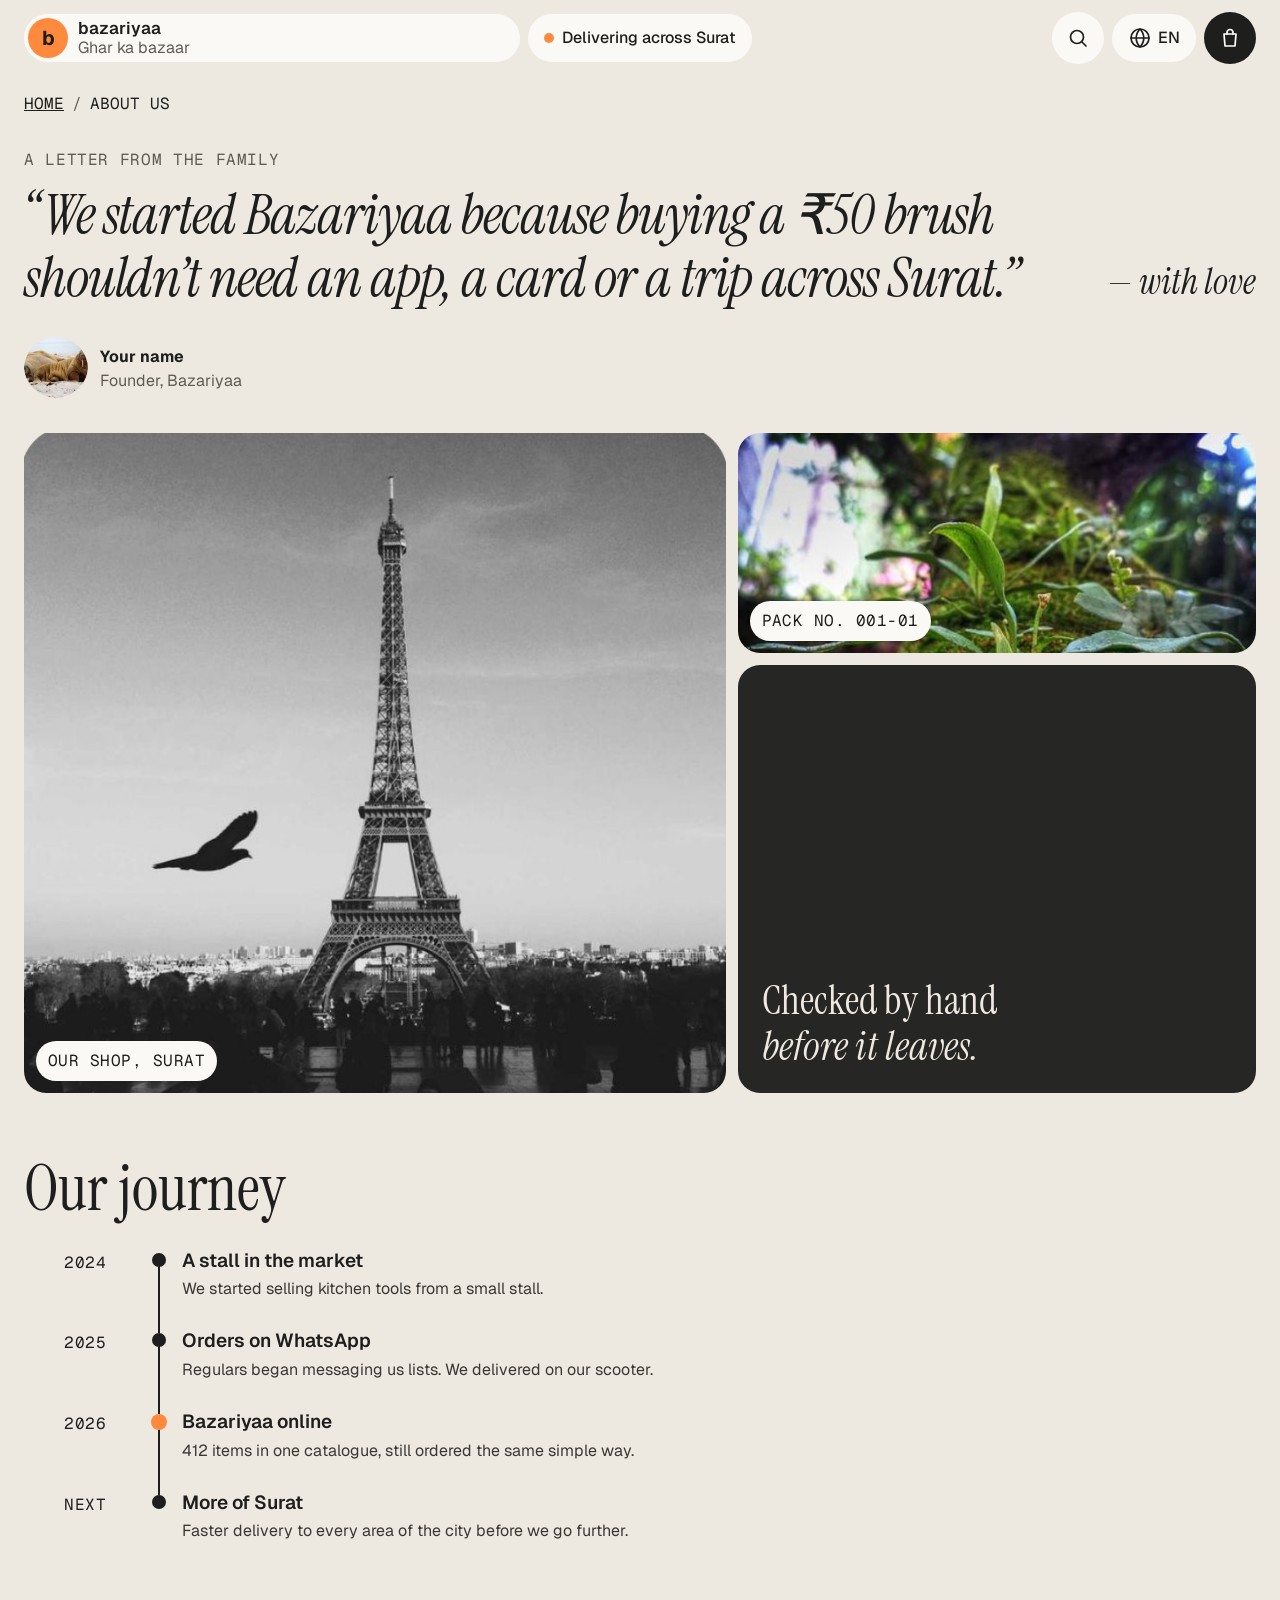
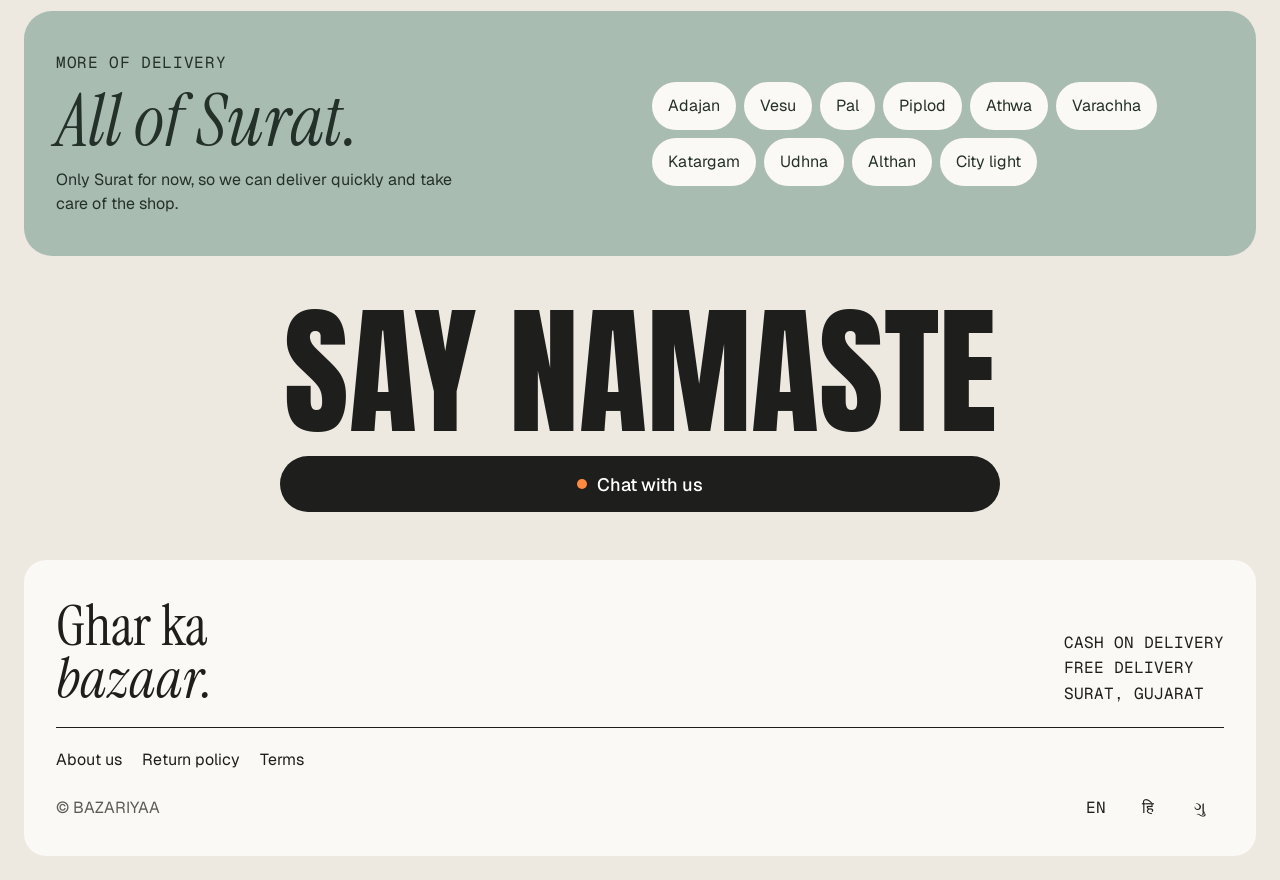
<file: ref-about.html>
<!doctype html>
<html lang="en">
<head>
  <meta charset="utf-8">
  <meta name="viewport" content="width=device-width, initial-scale=1">
  <title>About us – BAZARIYAA</title>
  <meta name="description" content="About BAZARIYAA – Ghar Ka Bazaar: a household shop in Surat. Order the same list on WhatsApp.">
  <meta name="theme-color" content="#EDE8E0">
  <link rel="preconnect" href="https://fonts.googleapis.com">
  <link rel="preconnect" href="https://fonts.gstatic.com" crossorigin>
  <link rel="stylesheet" href="https://fonts.googleapis.com/css2?family=Anton&family=Geist:wght@400;500;600;700&family=Geist+Mono:wght@400;500&family=Instrument+Serif:ital@0;1&display=swap">
  <link rel="stylesheet" href="css/styles.css">
  <script defer src="js/i18n.js"></script>
  <script defer src="js/config.js"></script>
  <script defer src="js/shell.js"></script>
  <script defer src="js/ui.js"></script>
  <script defer src="js/language.js"></script>
  <script defer src="js/page.js"></script>
</head>
<body class="about-page">
  <a class="skip-link" href="#main" data-i18n="skipToMain">Skip to main content</a>

  <div class="config-banner" id="config-banner" role="status" hidden>
    <svg class="icon" aria-hidden="true" viewBox="0 0 24 24"><circle cx="12" cy="12" r="9"/><path d="M12 7.5v5.5M12 16.5h.01"/></svg>
    <span data-i18n="bannerNoNumber">Shop number is not set. Orders can't be sent.</span>
  </div>

  <header class="site-header">
    <a class="brand" href="./" aria-label="BAZARIYAA home">
      <span class="brand__mark" aria-hidden="true">b</span>
      <span class="brand__text">
        <span class="brand__name">bazariyaa</span>
        <span class="brand__tagline" data-bz="tagline">Ghar ka bazaar</span>
      </span>
    </a>
    <p class="deliver-pill"><span class="deliver-pill__dot" aria-hidden="true"></span>Delivering across Surat</p>
    <div class="site-header__actions">
      <a class="icon-button" href="./#search-input">
        <svg class="icon" aria-hidden="true" viewBox="0 0 24 24"><circle cx="11" cy="11" r="6.5"/><path d="M16 16l4 4"/></svg>
        <span class="visually-hidden" data-i18n="searchLabel">Search products</span>
      </a>
      <button type="button" class="pill-button" id="language-button" aria-haspopup="dialog">
        <svg class="icon" aria-hidden="true" viewBox="0 0 24 24"><circle cx="12" cy="12" r="9"/><path d="M3 12h18M12 3c2.5 2.6 3.8 5.6 3.8 9s-1.3 6.4-3.8 9c-2.5-2.6-3.8-5.6-3.8-9S9.5 5.6 12 3z"/></svg>
        <span id="language-code">EN</span>
        <span class="visually-hidden" data-i18n="changeLanguage">Change language</span>
      </button>
      <a class="cart-button" id="cart-button" href="./#cart">
        <svg class="icon" aria-hidden="true" viewBox="0 0 24 24"><path d="M6 8h12l-1 12H7z"/><path d="M9 8V6.5a3 3 0 0 1 6 0V8"/></svg>
        <span class="visually-hidden" data-i18n="openCart">Open cart</span>
        <span class="cart-button__badge" id="cart-count" hidden>0</span>
      </a>
    </div>
  </header>

  <main id="main" tabindex="-1">
    <nav class="breadcrumb" aria-label="Breadcrumb">
      <ol>
        <li><a href="./" data-i18n="home">Home</a></li>
        <li aria-current="page" data-i18n="aboutUs">About us</li>
      </ol>
    </nav>

    <!-- Story copy is the wording printed on Page Reference Images/03-about.png.
         The phone number is not taken from that picture; shell.js fills it from config.json. -->
    <article class="about-wrap" lang="en">
      <section class="about-letter" aria-labelledby="about-quote">
        <p class="about-kicker">A letter from the family</p>
        <div class="about-letter__top">
          <h1 class="about-quote" id="about-quote">“We started Bazariyaa because buying a ₹50 brush shouldn’t need an app, a card or a trip across Surat.”</h1>
          <p class="about-sign">— <em>with love</em></p>
        </div>
        <div class="about-founder">
          <!-- "Your name" is the placeholder written on the design. Replace it when the owner gives the real name. -->
          <img src="images/about-founder.jpg" alt="" width="64" height="64">
          <p><strong>Your name</strong><span>Founder, Bazariyaa</span></p>
        </div>

        <div class="about-photos">
          <figure class="about-photo about-photo--shop">
            <img src="images/about-shop.jpg" alt="">
            <figcaption>Our shop, Surat</figcaption>
          </figure>
          <figure class="about-photo about-photo--pack">
            <img src="images/about-pack.jpg" alt="">
            <figcaption>Pack no. 001-01</figcaption>
          </figure>
          <p class="about-check">Checked by hand <em>before it leaves.</em></p>
        </div>
      </section>

      <section class="about-journey" aria-labelledby="journey-title">
        <h2 id="journey-title">Our journey</h2>
        <ol class="journey">
          <li>
            <span class="journey__year">2024</span>
            <span class="journey__mark" aria-hidden="true"></span>
            <div>
              <h3>A stall in the market</h3>
              <p>We started selling kitchen tools from a small stall.</p>
            </div>
          </li>
          <li>
            <span class="journey__year">2025</span>
            <span class="journey__mark" aria-hidden="true"></span>
            <div>
              <h3>Orders on WhatsApp</h3>
              <p>Regulars began messaging us lists. We delivered on our scooter.</p>
            </div>
          </li>
          <li class="is-current">
            <span class="journey__year">2026</span>
            <span class="journey__mark" aria-hidden="true"></span>
            <div>
              <h3>Bazariyaa online</h3>
              <p>412 items in one catalogue, still ordered the same simple way.</p>
            </div>
          </li>
          <li>
            <span class="journey__year">Next</span>
            <span class="journey__mark" aria-hidden="true"></span>
            <div>
              <h3>More of Surat</h3>
              <p>Faster delivery to every area of the city before we go further.</p>
            </div>
          </li>
        </ol>
      </section>

      <section class="about-surat" aria-labelledby="surat-title">
        <div>
          <p class="about-kicker">More of delivery</p>
          <h2 id="surat-title">All of Surat.</h2>
          <p>Only Surat for now, so we can deliver quickly and take care of the shop.</p>
        </div>
        <ul class="area-list">
          <li>Adajan</li>
          <li>Vesu</li>
          <li>Pal</li>
          <li>Piplod</li>
          <li>Athwa</li>
          <li>Varachha</li>
          <li>Katargam</li>
          <li>Udhna</li>
          <li>Althan</li>
          <li>City light</li>
        </ul>
      </section>

      <section class="about-hello" aria-labelledby="hello-title">
        <h2 class="about-hello__title" id="hello-title">Say namaste</h2>
        <a class="about-chat" data-bz="needs-number" href="#" data-cta-link target="_blank" rel="noopener">
          <span class="about-chat__dot" aria-hidden="true"></span>
          <span>Chat with us<span data-bz="number-text"></span></span>
        </a>
      </section>
    </article>
  </main>

  <footer class="site-footer">
    <div class="site-footer__card">
      <div class="site-footer__top">
        <p class="site-footer__mark"><span>Ghar ka</span> <em>bazaar.</em></p>
        <ul class="site-footer__facts">
          <li data-i18n="cashOnDelivery">Cash on delivery</li>
          <li data-bz="free-delivery">Free delivery</li>
          <li>Surat, Gujarat</li>
        </ul>
      </div>
      <nav class="site-footer__nav" aria-label="Footer">
        <ul>
          <li><a href="about.html" aria-current="page" data-i18n="aboutUs">About us</a></li>
          <li><a href="return-policy.html" data-i18n="returnPolicy">Return policy</a></li>
          <li><a href="terms.html" data-i18n="terms">Terms</a></li>
        </ul>
      </nav>
      <div class="site-footer__bottom">
        <p class="site-footer__copy">© <span data-bz="year"></span> <span data-bz="shop-name">BAZARIYAA</span></p>
        <div class="lang-quick" role="group" data-i18n-attr="aria-label:changeLanguage" aria-label="Change language">
          <button type="button" data-lang="en" lang="en">EN</button>
          <button type="button" data-lang="hi" lang="hi">हि</button>
          <button type="button" data-lang="gu" lang="gu">ગુ</button>
        </div>
      </div>
    </div>
  </footer>
</body>
</html>
</file>
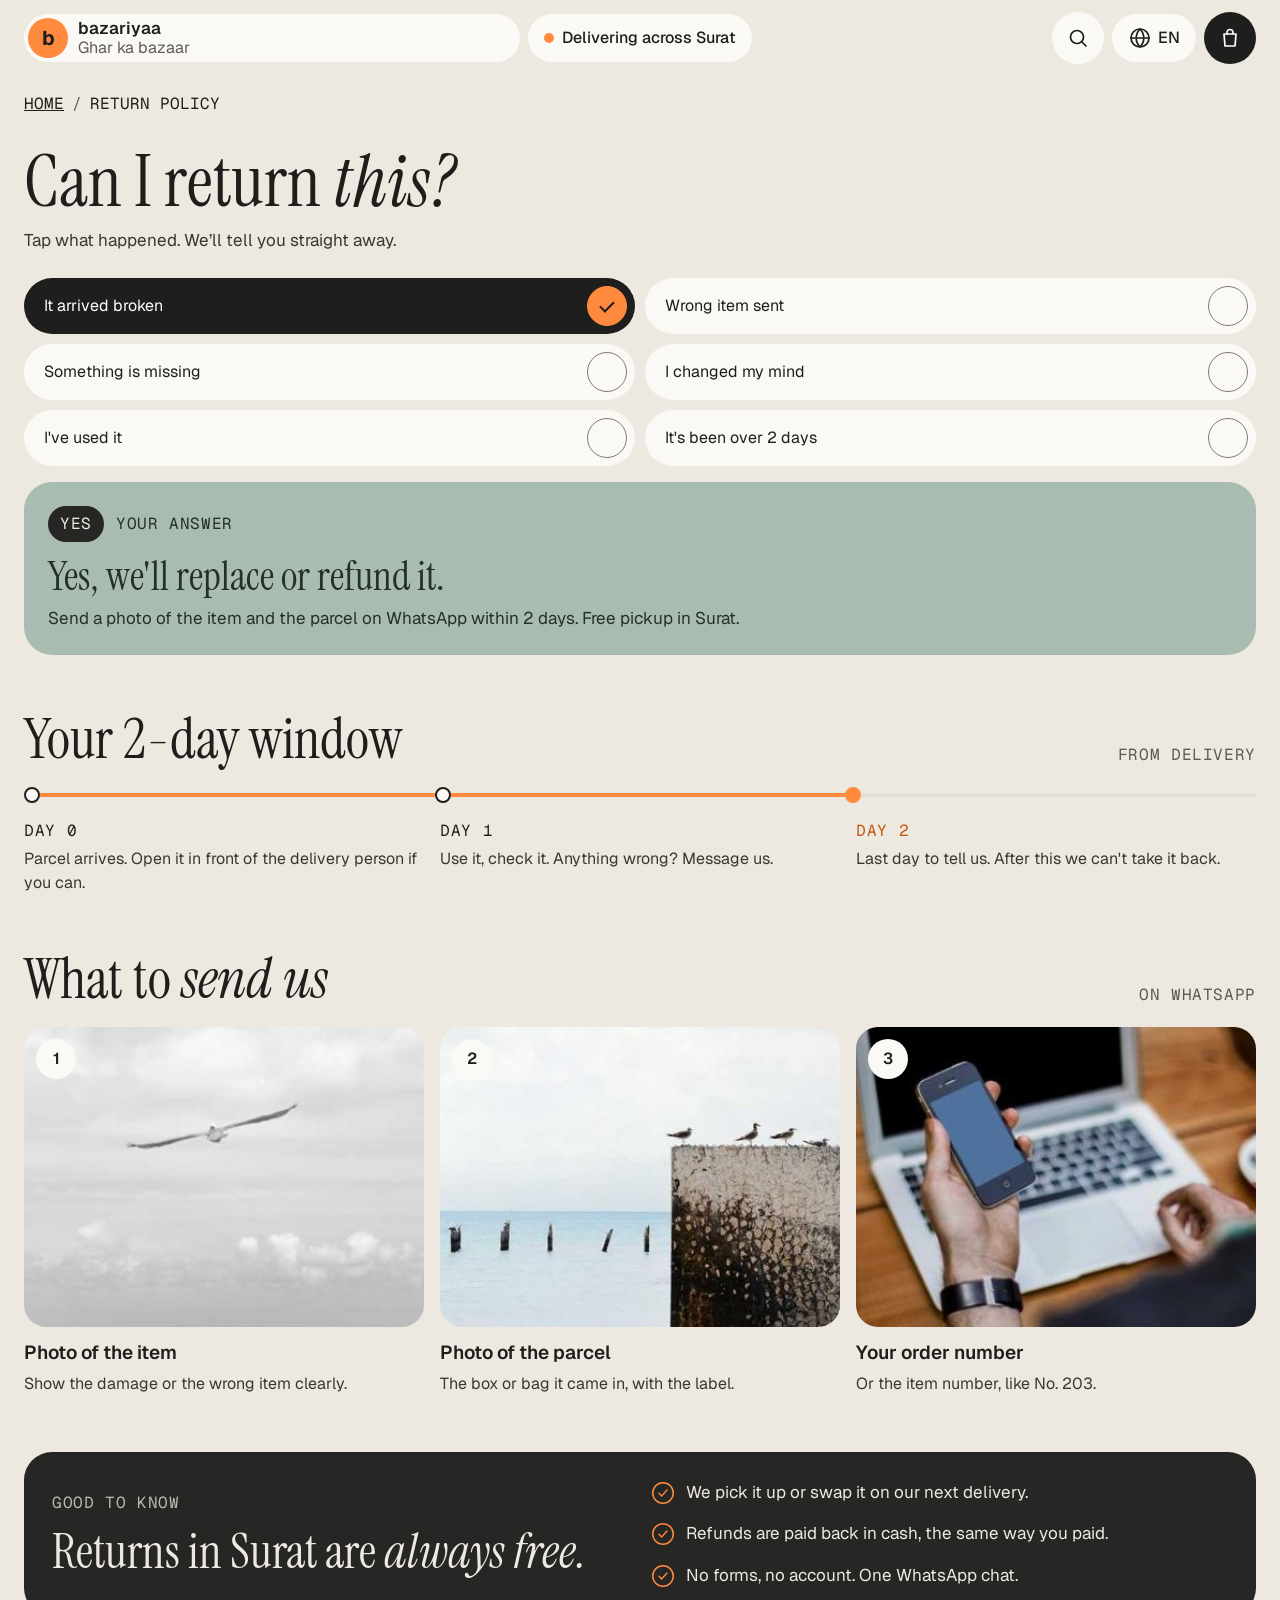
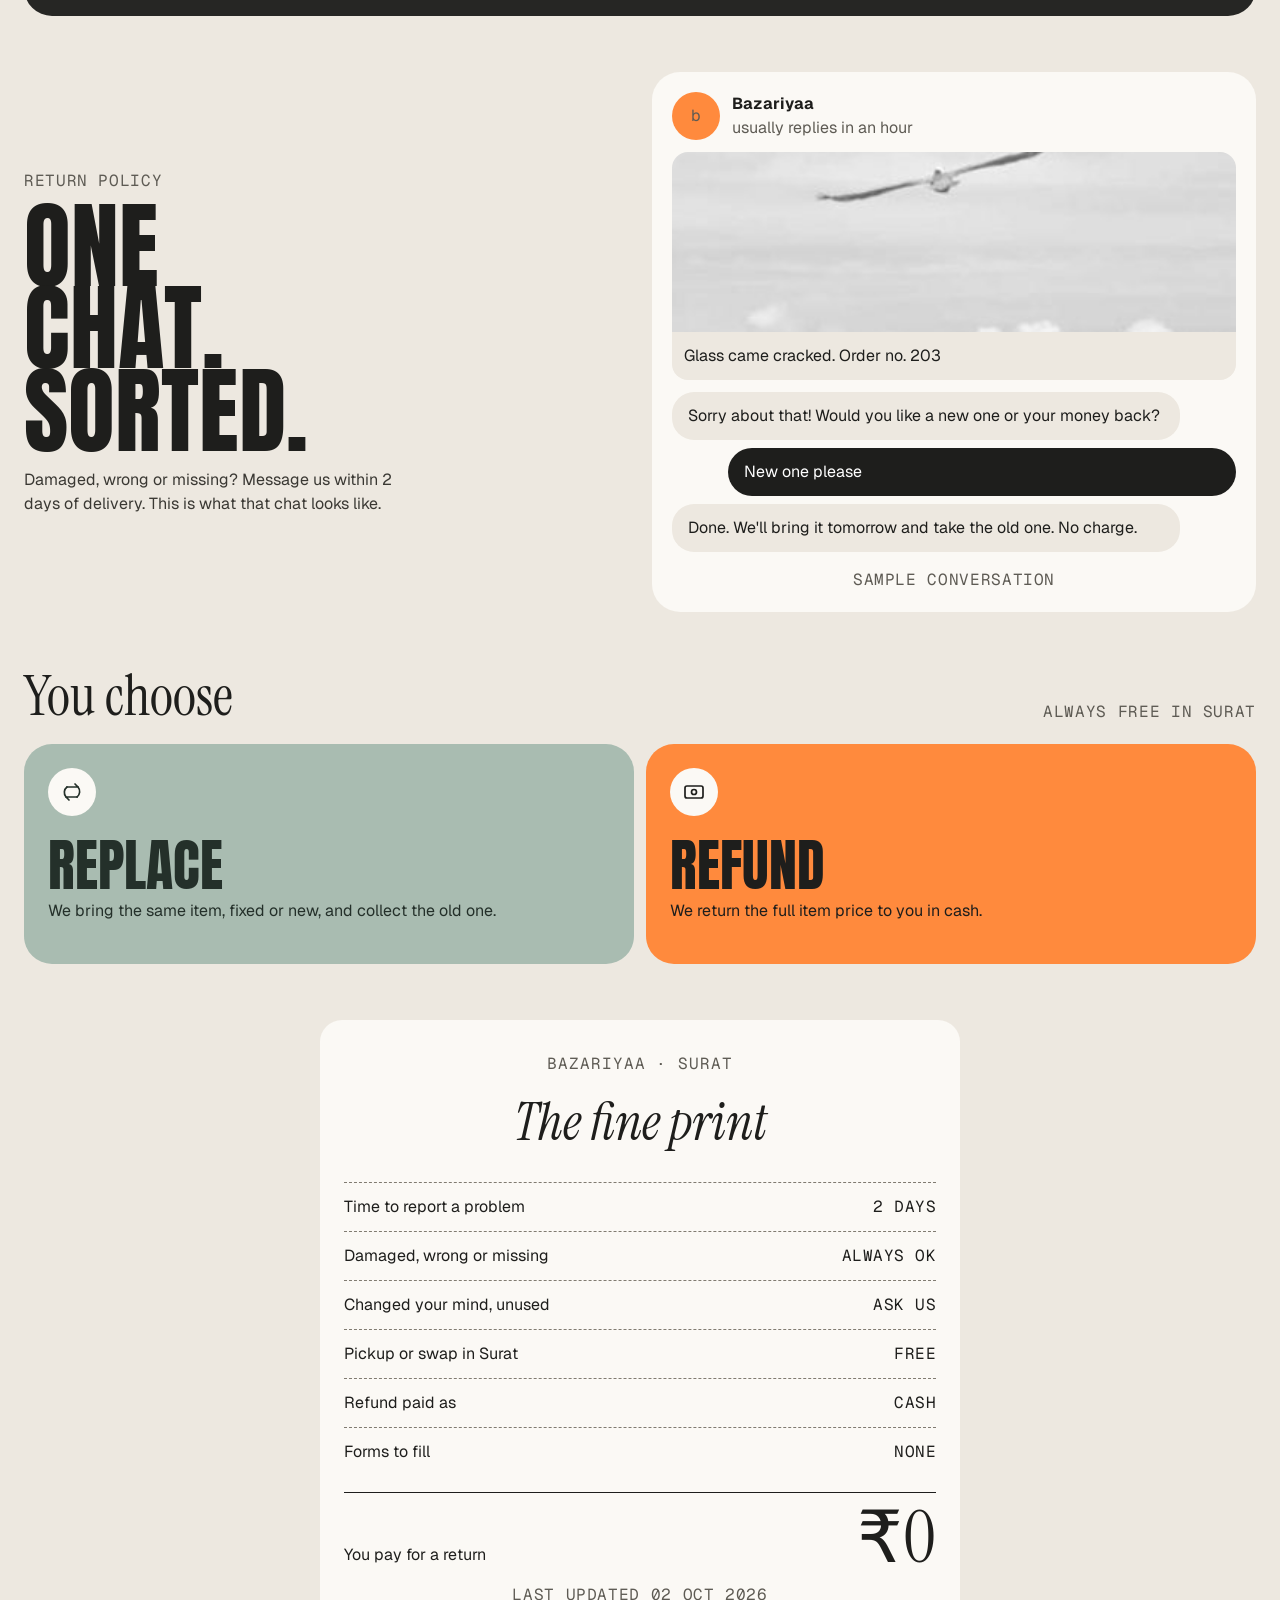
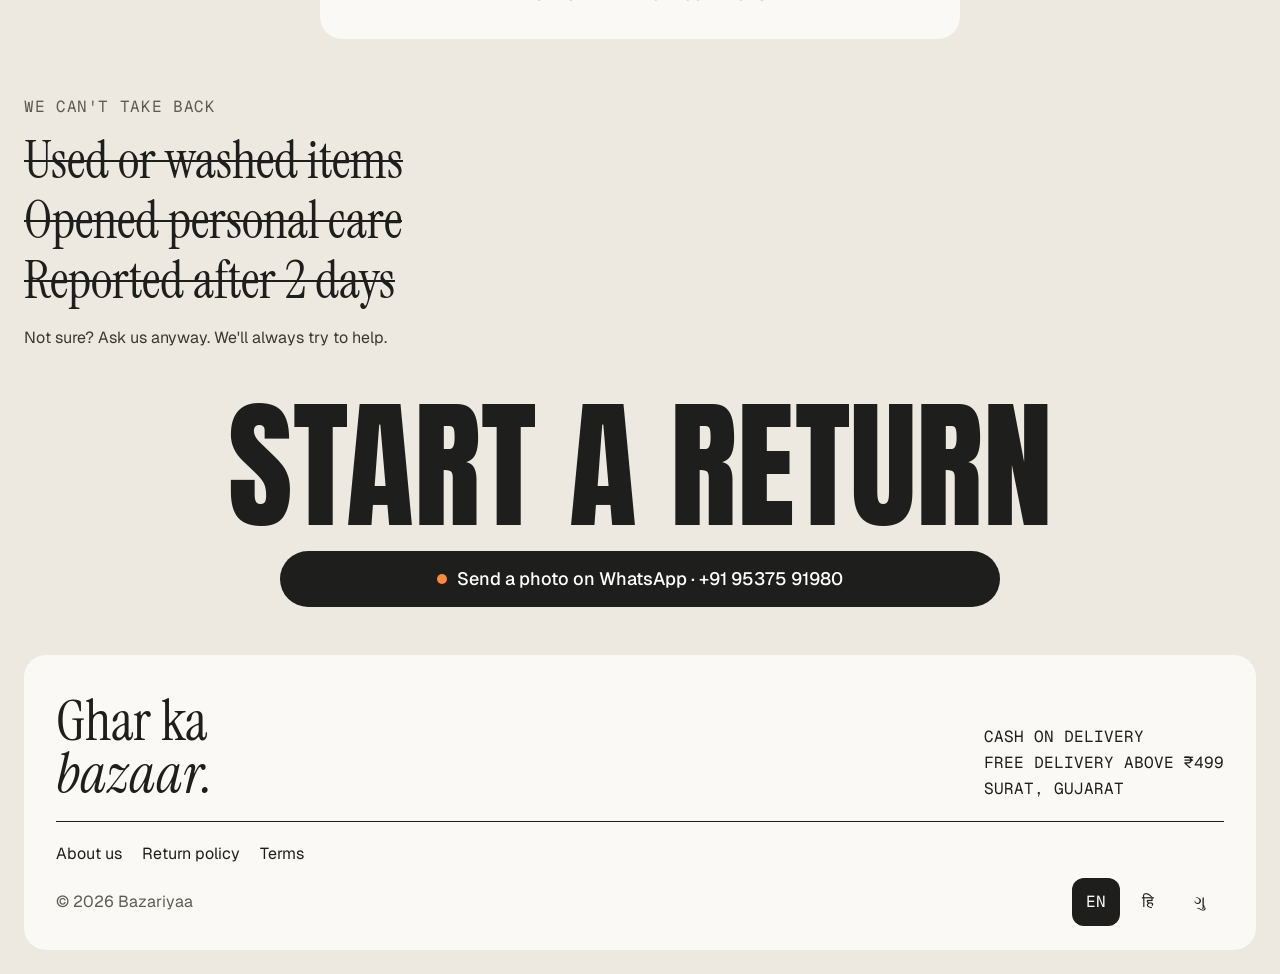
<file: ref-return-policy.html>
<!doctype html>
<html lang="en">
<head>
  <meta charset="utf-8">
  <meta name="viewport" content="width=device-width, initial-scale=1">
  <title>Return policy – BAZARIYAA</title>
  <meta name="description" content="Damaged, wrong or missing? Message BAZARIYAA within 2 days. Returns in Surat are free.">
  <meta name="theme-color" content="#EDE8E0">
  <link rel="preconnect" href="https://fonts.googleapis.com">
  <link rel="preconnect" href="https://fonts.gstatic.com" crossorigin>
  <link rel="stylesheet" href="https://fonts.googleapis.com/css2?family=Anton&family=Geist:wght@400;500;600;700&family=Geist+Mono:wght@400;500&family=Instrument+Serif:ital@0;1&display=swap">
  <link rel="stylesheet" href="css/styles.css">
  <script defer src="js/pagekit/i18n.js"></script>
  <script defer src="js/pagekit/config.js"></script>
  <script defer src="js/pagekit/shell.js"></script>
  <script defer src="js/pagekit/ui.js"></script>
  <script defer src="js/pagekit/language.js"></script>
  <script defer src="js/pagekit/page.js"></script>
</head>
<body class="about-page return-page">
  <a class="skip-link" href="#main" data-i18n="skipToMain">Skip to main content</a>

  <div class="config-banner" id="config-banner" role="status" hidden>
    <svg class="icon" aria-hidden="true" viewBox="0 0 24 24"><circle cx="12" cy="12" r="9"/><path d="M12 7.5v5.5M12 16.5h.01"/></svg>
    <span data-i18n="bannerNoNumber">Shop number is not set. Orders can't be sent.</span>
  </div>

  <header class="site-header">
    <a class="brand" href="./" aria-label="BAZARIYAA home">
      <span class="brand__mark" aria-hidden="true">b</span>
      <span class="brand__text">
        <span class="brand__name">bazariyaa</span>
        <span class="brand__tagline" data-bz="tagline">Ghar ka bazaar</span>
      </span>
    </a>
    <p class="deliver-pill"><span class="deliver-pill__dot" aria-hidden="true"></span>Delivering across Surat</p>
    <div class="site-header__actions">
      <a class="icon-button" href="./#search-input">
        <svg class="icon" aria-hidden="true" viewBox="0 0 24 24"><circle cx="11" cy="11" r="6.5"/><path d="M16 16l4 4"/></svg>
        <span class="visually-hidden" data-i18n="searchLabel">Search products</span>
      </a>
      <button type="button" class="pill-button" id="language-button" aria-haspopup="dialog">
        <svg class="icon" aria-hidden="true" viewBox="0 0 24 24"><circle cx="12" cy="12" r="9"/><path d="M3 12h18M12 3c2.5 2.6 3.8 5.6 3.8 9s-1.3 6.4-3.8 9c-2.5-2.6-3.8-5.6-3.8-9S9.5 5.6 12 3z"/></svg>
        <span id="language-code">EN</span>
        <span class="visually-hidden" data-i18n="changeLanguage">Change language</span>
      </button>
      <a class="cart-button" id="cart-button" href="./#cart">
        <svg class="icon" aria-hidden="true" viewBox="0 0 24 24"><path d="M6 8h12l-1 12H7z"/><path d="M9 8V6.5a3 3 0 0 1 6 0V8"/></svg>
        <span class="visually-hidden" data-i18n="openCart">Open cart</span>
        <span class="cart-button__badge" id="cart-count" hidden>0</span>
      </a>
    </div>
  </header>

  <main id="main" tabindex="-1">
    <nav class="breadcrumb" aria-label="Breadcrumb">
      <ol>
        <li><a href="./" data-i18n="home">Home</a></li>
        <li aria-current="page" data-i18n="returnPolicy">Return policy</li>
      </ol>
    </nav>

    <!-- Copy follows Page Reference Images/02-return-part1.png and 02-return-part2.png.
         The phone number is filled from config.json, not the sample number on the picture. -->
    <article class="about-wrap" lang="en">
      <section class="return-ask" aria-labelledby="return-title">
        <h1 class="return-title" id="return-title">Can I return <em>this?</em></h1>
        <p class="return-lead">Tap what happened. We’ll tell you straight away.</p>

        <div class="case-grid" id="return-cases" role="radiogroup" aria-label="Tap what happened">
          <label class="case is-on">
            <input type="radio" name="case" value="broken" checked data-kind="yes" data-badge="YES" data-title="Yes, we'll replace or refund it." data-body="Send a photo of the item and the parcel on WhatsApp within 2 days. Free pickup in Surat.">
            <span>It arrived broken</span>
            <span class="case__mark" aria-hidden="true"></span>
          </label>
          <label class="case">
            <input type="radio" name="case" value="wrong" data-kind="yes" data-badge="YES" data-title="Yes, we'll swap it." data-body="Send a photo of what you got on WhatsApp within 2 days. We bring the right one and take the wrong one back.">
            <span>Wrong item sent</span>
            <span class="case__mark" aria-hidden="true"></span>
          </label>
          <label class="case">
            <input type="radio" name="case" value="missing" data-kind="yes" data-badge="YES" data-title="Yes, we'll send what's missing." data-body="Tell us on WhatsApp within 2 days with your order number.">
            <span>Something is missing</span>
            <span class="case__mark" aria-hidden="true"></span>
          </label>
          <label class="case">
            <input type="radio" name="case" value="mind" data-kind="ask" data-badge="ASK US" data-title="Ask us first." data-body="If it's unused and in its box, we'll usually take it back. Message us within 2 days.">
            <span>I changed my mind</span>
            <span class="case__mark" aria-hidden="true"></span>
          </label>
          <label class="case">
            <input type="radio" name="case" value="used" data-kind="no" data-badge="NO" data-title="Sorry, we can't take back used items." data-body="If it broke during normal use within 2 days, message us anyway.">
            <span>I've used it</span>
            <span class="case__mark" aria-hidden="true"></span>
          </label>
          <label class="case">
            <input type="radio" name="case" value="late" data-kind="no" data-badge="NO" data-title="After 2 days we can't take it back." data-body="Not sure? Ask us anyway. We'll always try to help.">
            <span>It's been over 2 days</span>
            <span class="case__mark" aria-hidden="true"></span>
          </label>
        </div>

        <div class="return-answer is-yes" id="return-answer" aria-live="polite">
          <p class="return-answer__top"><span class="return-answer__badge" data-answer-badge>YES</span><span>Your answer</span></p>
          <h2 data-answer-title>Yes, we'll replace or refund it.</h2>
          <p data-answer-body>Send a photo of the item and the parcel on WhatsApp within 2 days. Free pickup in Surat.</p>
        </div>
      </section>

      <section class="return-days" aria-labelledby="days-title">
        <div class="return-head">
          <h2 id="days-title">Your 2-day window</h2>
          <p class="about-kicker">From delivery</p>
        </div>
        <div class="days__track" aria-hidden="true">
          <span class="days__dot"></span>
          <span class="days__bar is-hot"></span>
          <span class="days__dot"></span>
          <span class="days__bar is-hot"></span>
          <span class="days__dot is-now"></span>
          <span class="days__bar"></span>
        </div>
        <div class="days__cols">
          <div>
            <p class="days__name">Day 0</p>
            <p>Parcel arrives. Open it in front of the delivery person if you can.</p>
          </div>
          <div>
            <p class="days__name">Day 1</p>
            <p>Use it, check it. Anything wrong? Message us.</p>
          </div>
          <div>
            <p class="days__name is-hot">Day 2</p>
            <p>Last day to tell us. After this we can't take it back.</p>
          </div>
        </div>
      </section>

      <section class="return-send" aria-labelledby="send-title">
        <div class="return-head">
          <h2 id="send-title">What to <em>send us</em></h2>
          <p class="about-kicker">On WhatsApp</p>
        </div>
        <div class="send-grid">
          <article class="send-card">
            <div class="send-photo">
              <span class="send-num">1</span>
              <img src="images/return-item.jpg" alt="">
            </div>
            <h3>Photo of the item</h3>
            <p>Show the damage or the wrong item clearly.</p>
          </article>
          <article class="send-card">
            <div class="send-photo">
              <span class="send-num">2</span>
              <img src="images/return-parcel.jpg" alt="">
            </div>
            <h3>Photo of the parcel</h3>
            <p>The box or bag it came in, with the label.</p>
          </article>
          <article class="send-card">
            <div class="send-photo">
              <span class="send-num">3</span>
              <img src="images/return-order.jpg" alt="">
            </div>
            <h3>Your order number</h3>
            <p>Or the item number, like No. 203.</p>
          </article>
        </div>
      </section>

      <section class="return-good" aria-label="Good to know">
        <div class="good-card">
          <div>
            <p class="about-kicker">Good to know</p>
            <p class="good-title">Returns in Surat are <em>always free.</em></p>
          </div>
          <ul class="good-list">
            <li>We pick it up or swap it on our next delivery.</li>
            <li>Refunds are paid back in cash, the same way you paid.</li>
            <li>No forms, no account. One WhatsApp chat.</li>
          </ul>
        </div>
      </section>

      <section class="return-chat" aria-labelledby="chat-title">
        <div class="chat-intro">
          <p class="about-kicker">Return policy</p>
          <h2 id="chat-title"><span>One</span><span>chat.</span><span>Sorted.</span></h2>
          <p>Damaged, wrong or missing? Message us within 2 days of delivery. This is what that chat looks like.</p>
        </div>
        <div class="chat-sample">
          <div class="chat-who">
            <span class="chat-avatar" aria-hidden="true">b</span>
            <p><strong>Bazariyaa</strong><span>usually replies in an hour</span></p>
          </div>
          <figure class="chat-shot">
            <img src="images/return-item.jpg" alt="">
            <figcaption>Glass came cracked. Order no. 203</figcaption>
          </figure>
          <p class="bubble is-shop">Sorry about that! Would you like a new one or your money back?</p>
          <p class="bubble is-customer">New one please</p>
          <p class="bubble is-shop">Done. We'll bring it tomorrow and take the old one. No charge.</p>
          <p class="chat-note">Sample conversation</p>
        </div>
      </section>

      <section class="return-choose" aria-labelledby="choose-title">
        <div class="return-head">
          <h2 id="choose-title">You choose</h2>
          <p class="about-kicker">Always free in Surat</p>
        </div>
        <div class="choose-grid">
          <article class="choose-card is-replace">
            <span class="choose-icon" aria-hidden="true">
              <svg class="icon" viewBox="0 0 24 24"><path d="M7 7h11l-3-3M17 17H6l3 3"/><path d="M18 7a7 7 0 0 1-1 10M6 17a7 7 0 0 1 1-10"/></svg>
            </span>
            <p class="choose-word">Replace</p>
            <p>We bring the same item, fixed or new, and collect the old one.</p>
          </article>
          <article class="choose-card is-refund">
            <span class="choose-icon" aria-hidden="true">
              <svg class="icon" viewBox="0 0 24 24"><rect x="3" y="6" width="18" height="12" rx="2"/><circle cx="12" cy="12" r="2.5"/></svg>
            </span>
            <p class="choose-word">Refund</p>
            <p>We return the full item price to you in cash.</p>
          </article>
        </div>
      </section>

      <section class="return-print" aria-labelledby="print-title">
        <div class="receipt">
          <p class="receipt-shop">Bazariyaa · Surat</p>
          <h2 id="print-title">The <em>fine print</em></h2>
          <p class="receipt-row"><span>Time to report a problem</span><span>2 days</span></p>
          <p class="receipt-row"><span>Damaged, wrong or missing</span><span>Always ok</span></p>
          <p class="receipt-row"><span>Changed your mind, unused</span><span>Ask us</span></p>
          <p class="receipt-row"><span>Pickup or swap in Surat</span><span>Free</span></p>
          <p class="receipt-row"><span>Refund paid as</span><span>Cash</span></p>
          <p class="receipt-row"><span>Forms to fill</span><span>None</span></p>
          <p class="receipt-pay"><span>You pay for a return</span><span class="receipt-zero">₹0</span></p>
          <p class="receipt-date">Last updated 02 Oct 2026</p>
        </div>
      </section>

      <section class="return-cant" aria-label="We can't take back">
        <p class="about-kicker">We can't take back</p>
        <p class="struck">Used or washed items</p>
        <p class="struck">Opened personal care</p>
        <p class="struck">Reported after 2 days</p>
        <p class="cant-note">Not sure? Ask us anyway. We'll always try to help.</p>
      </section>

      <section class="about-hello" aria-labelledby="start-title">
        <h2 class="about-hello__title" id="start-title">Start a return</h2>
        <a class="about-chat" data-bz="needs-number" href="#" data-cta-link data-wa-text="Hi BAZARIYAA, I want to start a return. Order/item no.: " target="_blank" rel="noopener">
          <span class="about-chat__dot" aria-hidden="true"></span>
          <span>Send a photo on WhatsApp<span data-bz="number-text"></span></span>
        </a>
      </section>
    </article>
  </main>

  <footer class="site-footer">
    <div class="site-footer__card">
      <div class="site-footer__top">
        <p class="site-footer__mark"><span>Ghar ka</span> <em>bazaar.</em></p>
        <ul class="site-footer__facts">
          <li data-i18n="cashOnDelivery">Cash on delivery</li>
          <li data-bz="free-delivery">Free delivery</li>
          <li>Surat, Gujarat</li>
        </ul>
      </div>
      <nav class="site-footer__nav" aria-label="Footer">
        <ul>
          <li><a href="about.html" data-i18n="aboutUs">About us</a></li>
          <li><a href="return-policy.html" aria-current="page" data-i18n="returnPolicy">Return policy</a></li>
          <li><a href="terms.html" data-i18n="terms">Terms</a></li>
        </ul>
      </nav>
      <div class="site-footer__bottom">
        <p class="site-footer__copy">© <span data-bz="year"></span> <span data-bz="shop-name">BAZARIYAA</span></p>
        <div class="lang-quick" role="group" data-i18n-attr="aria-label:changeLanguage" aria-label="Change language">
          <button type="button" data-lang="en" lang="en">EN</button>
          <button type="button" data-lang="hi" lang="hi">हि</button>
          <button type="button" data-lang="gu" lang="gu">ગુ</button>
        </div>
      </div>
    </div>
  </footer>
</body>
</html>
</file>
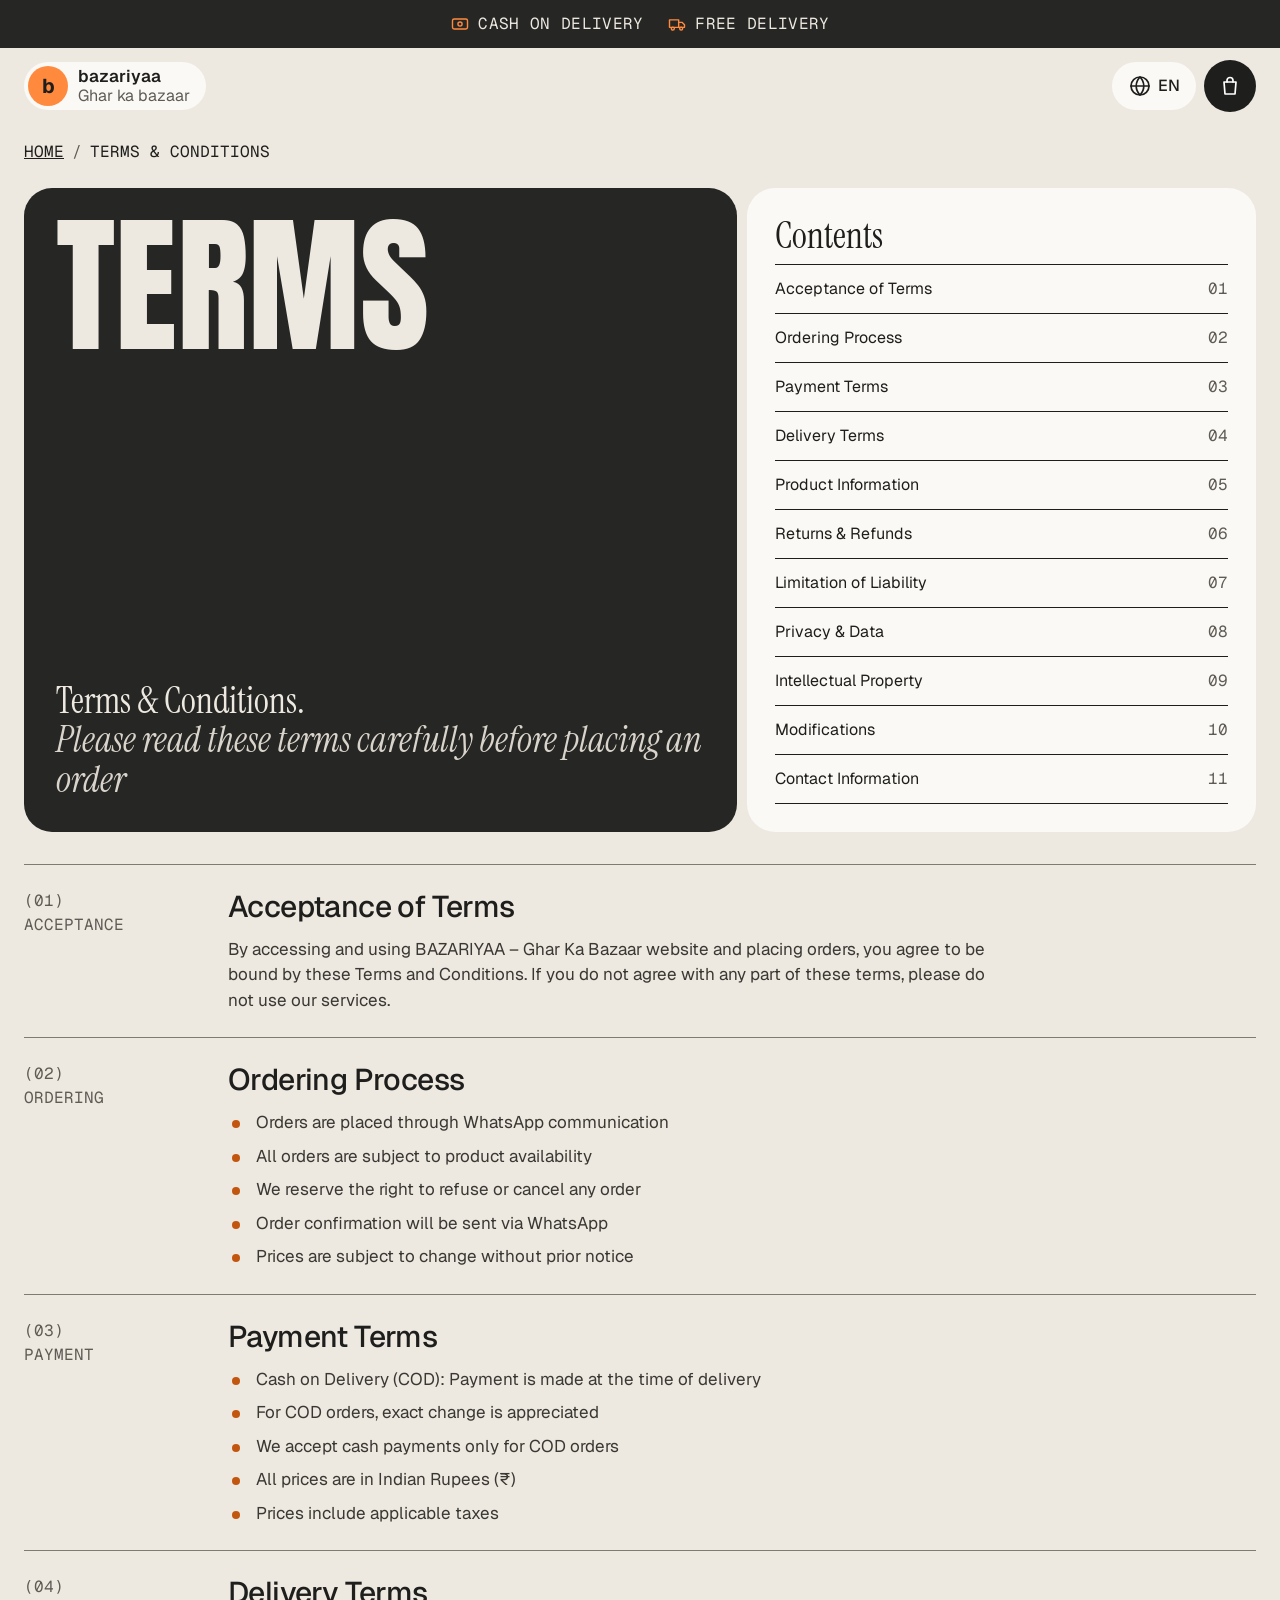
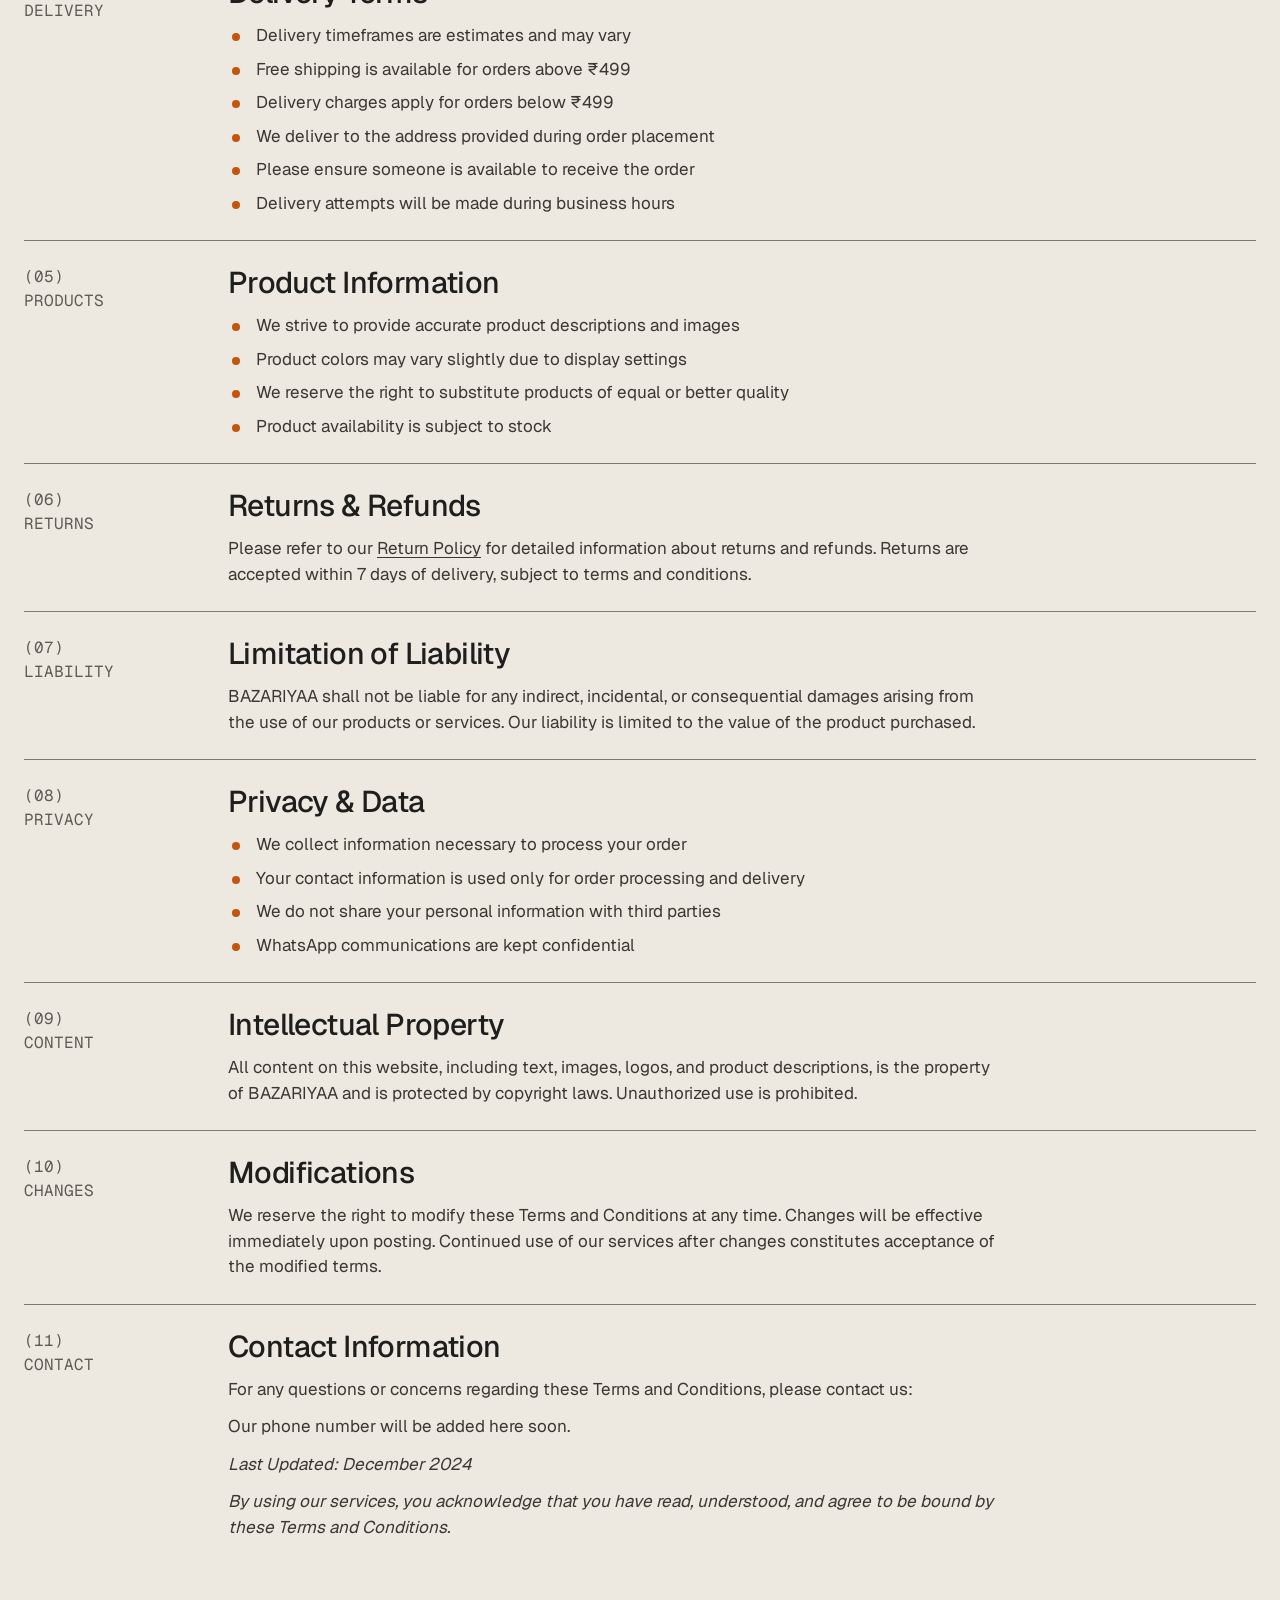
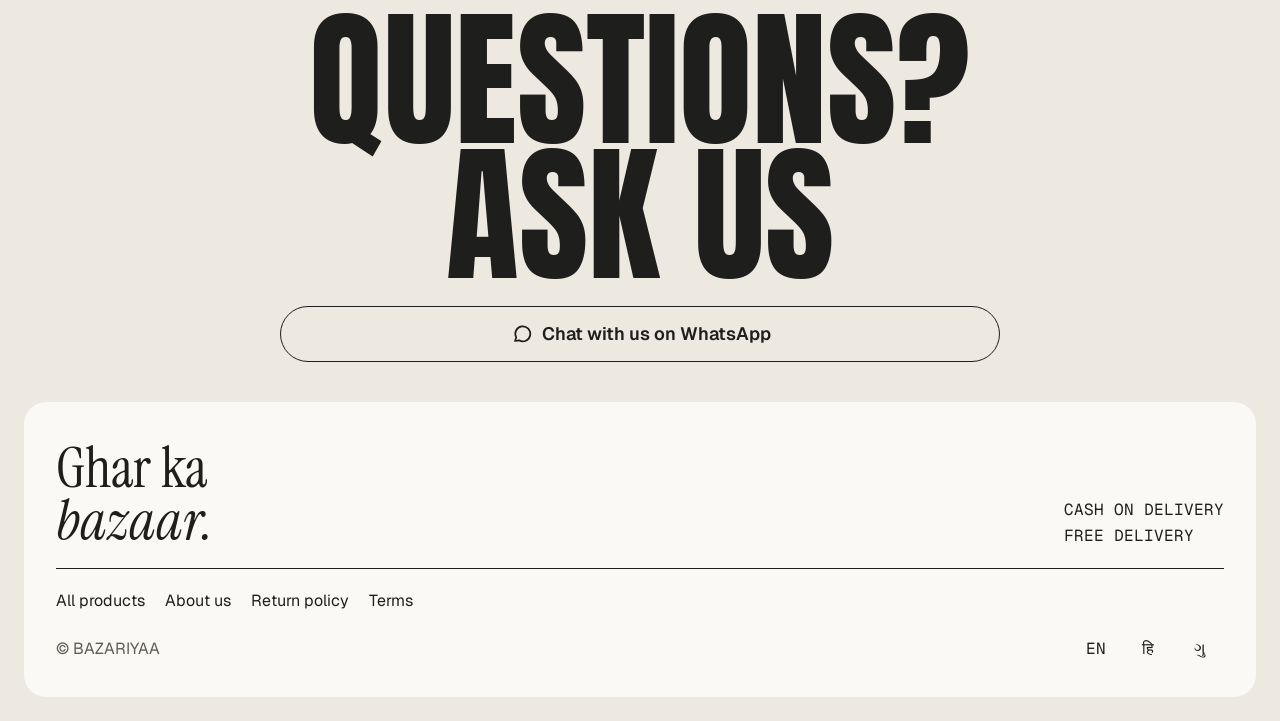
<file: ref-terms.html>
<!doctype html>
<html lang="en">
<head>
  <meta charset="utf-8">
  <meta name="viewport" content="width=device-width, initial-scale=1">
  <title>Terms &amp; conditions – BAZARIYAA</title>
  <meta name="description" content="BAZARIYAA terms and conditions for ordering on WhatsApp.">
  <meta name="theme-color" content="#EDE8E0">
  <link rel="preconnect" href="https://fonts.googleapis.com">
  <link rel="preconnect" href="https://fonts.gstatic.com" crossorigin>
  <link rel="stylesheet" href="https://fonts.googleapis.com/css2?family=Anton&family=Geist:wght@400;500;600;700&family=Geist+Mono:wght@400;500&family=Instrument+Serif:ital@0;1&display=swap">
  <link rel="stylesheet" href="css/styles.css">
  <script defer src="js/i18n.js"></script>
  <script defer src="js/config.js"></script>
  <script defer src="js/shell.js"></script>
  <script defer src="js/ui.js"></script>
  <script defer src="js/language.js"></script>
  <script defer src="js/page.js"></script>
</head>
<body class="info-page">
  <a class="skip-link" href="#main" data-i18n="skipToMain">Skip to main content</a>

  <div class="config-banner" id="config-banner" role="status" hidden>
    <svg class="icon" aria-hidden="true" viewBox="0 0 24 24"><circle cx="12" cy="12" r="9"/><path d="M12 7.5v5.5M12 16.5h.01"/></svg>
    <span data-i18n="bannerNoNumber">Shop number is not set. Orders can't be sent.</span>
  </div>

  <div class="trust-strip">
    <ul class="trust-strip__list">
      <li><svg class="icon" aria-hidden="true" viewBox="0 0 24 24"><rect x="3" y="6" width="18" height="12" rx="2"/><circle cx="12" cy="12" r="2.5"/></svg><span data-i18n="cashOnDelivery">Cash on delivery</span></li>
      <li><svg class="icon" aria-hidden="true" viewBox="0 0 24 24"><path d="M3 7h11v9H3zM14 10h4l3 3v3h-7"/><circle cx="7" cy="17.5" r="1.8"/><circle cx="17" cy="17.5" r="1.8"/></svg><span data-bz="free-delivery">Free delivery</span></li>
      <li data-bz="contact-item" hidden><svg class="icon" aria-hidden="true" viewBox="0 0 24 24"><path d="M5 19l1.2-3.6A7.5 7.5 0 1 1 9 18.3z"/></svg><a data-bz="whatsapp-link" href="#" target="_blank" rel="noopener"></a></li>
    </ul>
  </div>

  <header class="site-header">
    <a class="brand" href="./" aria-label="BAZARIYAA home">
      <span class="brand__mark" aria-hidden="true">b</span>
      <span class="brand__text">
        <span class="brand__name">bazariyaa</span>
        <span class="brand__tagline" data-bz="tagline">Ghar ka bazaar</span>
      </span>
    </a>
    <div class="site-header__actions">
      <button type="button" class="pill-button" id="language-button" aria-haspopup="dialog">
        <svg class="icon" aria-hidden="true" viewBox="0 0 24 24"><circle cx="12" cy="12" r="9"/><path d="M3 12h18M12 3c2.5 2.6 3.8 5.6 3.8 9s-1.3 6.4-3.8 9c-2.5-2.6-3.8-5.6-3.8-9S9.5 5.6 12 3z"/></svg>
        <span id="language-code">EN</span>
        <span class="visually-hidden" data-i18n="changeLanguage">Change language</span>
      </button>
      <a class="cart-button" id="cart-button" href="./#cart">
        <svg class="icon" aria-hidden="true" viewBox="0 0 24 24"><path d="M6 8h12l-1 12H7z"/><path d="M9 8V6.5a3 3 0 0 1 6 0V8"/></svg>
        <span class="visually-hidden" data-i18n="openCart">Open cart</span>
        <span class="cart-button__badge" id="cart-count" hidden>0</span>
      </a>
    </div>
  </header>

  <main id="main" tabindex="-1">
    <nav class="breadcrumb" aria-label="Breadcrumb">
      <ol>
        <li><a href="./" data-i18n="home">Home</a></li>
        <li aria-current="page" data-i18n="termsLong">Terms &amp; conditions</li>
      </ol>
    </nav>

    <div class="info-hero">
      <div class="info-hero__card">
        <h1 class="info-hero__title" data-i18n="terms">Terms</h1>
        <!-- Legal and policy text stays in English -->
        <p class="info-hero__sub" lang="en">Terms &amp; Conditions. <em>Please read these terms carefully before placing an order</em></p>
      </div>
      <nav class="info-contents" aria-labelledby="contents-title">
        <h2 class="info-contents__title" id="contents-title" data-i18n="contents">Contents</h2>
        <ol lang="en">
          <li><a href="#acceptance"><span>Acceptance of Terms</span><span class="info-contents__num">01</span></a></li>
          <li><a href="#ordering"><span>Ordering Process</span><span class="info-contents__num">02</span></a></li>
          <li><a href="#payment"><span>Payment Terms</span><span class="info-contents__num">03</span></a></li>
          <li><a href="#delivery"><span>Delivery Terms</span><span class="info-contents__num">04</span></a></li>
          <li><a href="#product-info"><span>Product Information</span><span class="info-contents__num">05</span></a></li>
          <li><a href="#returns"><span>Returns &amp; Refunds</span><span class="info-contents__num">06</span></a></li>
          <li><a href="#liability"><span>Limitation of Liability</span><span class="info-contents__num">07</span></a></li>
          <li><a href="#privacy"><span>Privacy &amp; Data</span><span class="info-contents__num">08</span></a></li>
          <li><a href="#ip"><span>Intellectual Property</span><span class="info-contents__num">09</span></a></li>
          <li><a href="#modifications"><span>Modifications</span><span class="info-contents__num">10</span></a></li>
          <li><a href="#contact"><span>Contact Information</span><span class="info-contents__num">11</span></a></li>
        </ol>
      </nav>
    </div>

    <article class="info-sections" lang="en">
      <section class="info-section" id="acceptance" aria-labelledby="acceptance-h">
        <p class="info-section__num">(01)<span>Acceptance</span></p>
        <div class="info-section__body">
          <h2 id="acceptance-h">Acceptance of Terms</h2>
          <p>By accessing and using BAZARIYAA – Ghar Ka Bazaar website and placing orders, you agree to be bound by these Terms and Conditions. If you do not agree with any part of these terms, please do not use our services.</p>
        </div>
      </section>

      <section class="info-section" id="ordering" aria-labelledby="ordering-h">
        <p class="info-section__num">(02)<span>Ordering</span></p>
        <div class="info-section__body">
          <h2 id="ordering-h">Ordering Process</h2>
          <ul class="plain-list">
            <li>Orders are placed through WhatsApp communication</li>
            <li>All orders are subject to product availability</li>
            <li>We reserve the right to refuse or cancel any order</li>
            <li>Order confirmation will be sent via WhatsApp</li>
            <li>Prices are subject to change without prior notice</li>
          </ul>
        </div>
      </section>

      <section class="info-section" id="payment" aria-labelledby="payment-h">
        <p class="info-section__num">(03)<span>Payment</span></p>
        <div class="info-section__body">
          <h2 id="payment-h">Payment Terms</h2>
          <ul class="plain-list">
            <li>Cash on Delivery (COD): Payment is made at the time of delivery</li>
            <li>For COD orders, exact change is appreciated</li>
            <li>We accept cash payments only for COD orders</li>
            <li>All prices are in Indian Rupees (₹)</li>
            <li>Prices include applicable taxes</li>
          </ul>
        </div>
      </section>

      <section class="info-section" id="delivery" aria-labelledby="delivery-h">
        <p class="info-section__num">(04)<span>Delivery</span></p>
        <div class="info-section__body">
          <h2 id="delivery-h">Delivery Terms</h2>
          <ul class="plain-list">
            <li>Delivery timeframes are estimates and may vary</li>
            <li>Free shipping is available for orders above ₹499</li>
            <li>Delivery charges apply for orders below ₹499</li>
            <li>We deliver to the address provided during order placement</li>
            <li>Please ensure someone is available to receive the order</li>
            <li>Delivery attempts will be made during business hours</li>
          </ul>
        </div>
      </section>

      <section class="info-section" id="product-info" aria-labelledby="product-info-h">
        <p class="info-section__num">(05)<span>Products</span></p>
        <div class="info-section__body">
          <h2 id="product-info-h">Product Information</h2>
          <ul class="plain-list">
            <li>We strive to provide accurate product descriptions and images</li>
            <li>Product colors may vary slightly due to display settings</li>
            <li>We reserve the right to substitute products of equal or better quality</li>
            <li>Product availability is subject to stock</li>
          </ul>
        </div>
      </section>

      <section class="info-section" id="returns" aria-labelledby="returns-h">
        <p class="info-section__num">(06)<span>Returns</span></p>
        <div class="info-section__body">
          <h2 id="returns-h">Returns &amp; Refunds</h2>
          <p>Please refer to our <a href="return-policy.html">Return Policy</a> for detailed information about returns and refunds. Returns are accepted within 7 days of delivery, subject to terms and conditions.</p>
        </div>
      </section>

      <section class="info-section" id="liability" aria-labelledby="liability-h">
        <p class="info-section__num">(07)<span>Liability</span></p>
        <div class="info-section__body">
          <h2 id="liability-h">Limitation of Liability</h2>
          <p>BAZARIYAA shall not be liable for any indirect, incidental, or consequential damages arising from the use of our products or services. Our liability is limited to the value of the product purchased.</p>
        </div>
      </section>

      <section class="info-section" id="privacy" aria-labelledby="privacy-h">
        <p class="info-section__num">(08)<span>Privacy</span></p>
        <div class="info-section__body">
          <h2 id="privacy-h">Privacy &amp; Data</h2>
          <ul class="plain-list">
            <li>We collect information necessary to process your order</li>
            <li>Your contact information is used only for order processing and delivery</li>
            <li>We do not share your personal information with third parties</li>
            <li>WhatsApp communications are kept confidential</li>
          </ul>
        </div>
      </section>

      <section class="info-section" id="ip" aria-labelledby="ip-h">
        <p class="info-section__num">(09)<span>Content</span></p>
        <div class="info-section__body">
          <h2 id="ip-h">Intellectual Property</h2>
          <p>All content on this website, including text, images, logos, and product descriptions, is the property of BAZARIYAA and is protected by copyright laws. Unauthorized use is prohibited.</p>
        </div>
      </section>

      <section class="info-section" id="modifications" aria-labelledby="modifications-h">
        <p class="info-section__num">(10)<span>Changes</span></p>
        <div class="info-section__body">
          <h2 id="modifications-h">Modifications</h2>
          <p>We reserve the right to modify these Terms and Conditions at any time. Changes will be effective immediately upon posting. Continued use of our services after changes constitutes acceptance of the modified terms.</p>
        </div>
      </section>

      <section class="info-section" id="contact" aria-labelledby="contact-h">
        <p class="info-section__num">(11)<span>Contact</span></p>
        <div class="info-section__body">
          <h2 id="contact-h">Contact Information</h2>
          <p>For any questions or concerns regarding these Terms and Conditions, please contact us:</p>
          <ul class="contact-list">
            <li data-bz="contact-item" hidden>WhatsApp: <a data-bz="whatsapp-link" data-keep-text href="#" target="_blank" rel="noopener"><span data-bz="number-text"></span></a></li>
            <li data-bz="contact-item" hidden>Phone: <a data-bz="phone-link" href="#"></a></li>
            <li data-bz="no-number-item"><span data-i18n="numberComingSoon">Our phone number will be added here soon.</span></li>
          </ul>
          <p class="info-note">Last Updated: December 2024</p>
          <p class="info-note">By using our services, you acknowledge that you have read, understood, and agree to be bound by these Terms and Conditions.</p>
        </div>
      </section>
    </article>

    <section class="info-cta" aria-labelledby="cta-title">
      <h2 class="info-cta__poster" id="cta-title"><span data-i18n="ctaQuestions">Questions?</span> <span data-i18n="ctaAskUs">Ask us</span></h2>
      <a class="button button--outline button--lg info-cta__button" data-bz="needs-number" href="#" data-cta-link target="_blank" rel="noopener">
        <svg class="icon" aria-hidden="true" viewBox="0 0 24 24"><path d="M5 19l1.2-3.6A7.5 7.5 0 1 1 9 18.3z"/></svg>
        <span data-i18n="chatOnWhatsApp">Chat with us on WhatsApp</span>
      </a>
    </section>
  </main>

  <footer class="site-footer">
    <div class="site-footer__card">
      <div class="site-footer__top">
        <p class="site-footer__mark"><span>Ghar ka</span> <em>bazaar.</em></p>
        <ul class="site-footer__facts">
          <li data-i18n="cashOnDelivery">Cash on delivery</li>
          <li data-bz="free-delivery">Free delivery</li>
          <li data-bz="contact-item" hidden><a data-bz="whatsapp-link" href="#" target="_blank" rel="noopener"></a></li>
          <li data-bz="contact-item" hidden><a data-bz="phone-link" href="#"></a></li>
        </ul>
      </div>
      <nav class="site-footer__nav" aria-label="Footer">
        <ul>
          <li><a href="./" data-i18n="allProducts">All products</a></li>
          <li><a href="about.html" data-i18n="aboutUs">About us</a></li>
          <li><a href="return-policy.html" data-i18n="returnPolicy">Return policy</a></li>
          <li><a href="terms.html" aria-current="page" data-i18n="terms">Terms</a></li>
        </ul>
      </nav>
      <div class="site-footer__bottom">
        <p class="site-footer__copy">© <span data-bz="year"></span> <span data-bz="shop-name">BAZARIYAA</span></p>
        <div class="lang-quick" role="group" data-i18n-attr="aria-label:changeLanguage" aria-label="Change language">
          <button type="button" data-lang="en" lang="en">EN</button>
          <button type="button" data-lang="hi" lang="hi">हि</button>
          <button type="button" data-lang="gu" lang="gu">ગુ</button>
        </div>
      </div>
    </div>
  </footer>
</body>
</html>
</file>
<file: css/styles.css>
/* =====================================================================
   BAZARIYAA — styles.css
   1. Design tokens (from "Bazariya styleguide.pdf", design system v1.0)
   2. Base
   3. Layout pieces: banner, trust strip, header, hero, band, footer
   4. Components: buttons, search, filters, product card, states
   5. Breakpoints (768px, 1200px)
   ===================================================================== */

/* ---------- 1. Design tokens ---------- */
:root {
  /* Colour — exact values from the styleguide */
  --color-bg: #EDE8E0;
  --color-surface: #FBF9F5;
  --color-surface-sunken: #E4DED4;
  --color-surface-pressed: #DCD5C9;
  --color-band: #262624;
  --color-band-raised: #3A3A37;
  --color-white: #FFFFFF;

  --color-text: #1E1E1C;
  --color-text-secondary: #3A3833;
  --color-text-muted: #5E5B54;
  --color-text-faint: #807B71;          /* large text / UI parts only (3.45:1) */
  --color-text-on-sage: #24302A;
  --color-text-on-band: #EDE8E0;
  --color-text-on-band-secondary: #D9D4CB;
  --color-text-on-band-muted: #BDB8AF;
  --color-text-on-band-dim: #9B978F;
  --color-text-on-ink: #FFFFFF;

  --color-border-strong: #1E1E1C;
  --color-border-input: #807B71;
  --color-border-on-band: #7A766E;
  --color-divider-on-band: #3A3A37;

  --color-primary: #1E1E1C;
  --color-primary-hover: #3A3A37;
  --color-primary-pressed: #262624;
  --color-accent: #FF8A3D;
  --color-accent-hover: #F07A2C;
  --color-accent-pressed: #D96A1C;
  --color-accent-ink: #C2560F;
  --color-accent-soft: #FFE1CC;
  --color-accent-tint: #FFB27A;
  --color-whatsapp: #FF8A3D;

  --color-disabled-bg: #E4DED4;
  --color-disabled-text: #5E5B54;
  --color-sage: #A9BCB1;
  --color-sage-light: #B9CDC1;
  --color-success: #A9BCB1;
  --color-warning: #FFE1CC;
  --color-danger: #B42318;

  --color-badge-oos-bg: #1E1E1C;
  --color-badge-count-bg: #FF8A3D;
  --color-overlay: rgba(30, 30, 28, 0.55);
  --color-image-scrim: rgba(237, 232, 224, 0.72);
  --color-skeleton-base: #E4DED4;
  --color-skeleton-shimmer: #EDE8E0;
  --color-focus: #1E1E1C;
  --color-focus-on-dark: #FF8A3D;

  /* Fonts */
  --font-display: "Anton", "Arial Narrow", Impact, sans-serif;
  --font-sans: "Geist", system-ui, -apple-system, "Segoe UI", Roboto, sans-serif;
  --font-mono: "Geist Mono", ui-monospace, "Cascadia Mono", Consolas, monospace;
  --font-serif: "Instrument Serif", Georgia, "Times New Roman", serif;

  /* Type scale.
     NOTE: the styleguide has several sizes below 16px (caption 14, meta 13,
     label 12, chip 14, button 15). The brief requires text >= 16px and
     buttons/prices >= 18px, so those are raised here. */
  --text-body: 16px;
  --text-body-large: 17px;
  --text-small: 16px;      /* styleguide: 15 */
  --text-caption: 16px;    /* styleguide: 14 */
  --text-label: 16px;      /* styleguide: 12 (Geist Mono) */
  --text-badge: 16px;      /* styleguide: 13 */
  --text-chip: 18px;       /* styleguide: 14 */
  --text-button: 18px;     /* styleguide: 15 */
  --text-button-lg: 18px;  /* styleguide: 17 */
  --text-input: 18px;
  --text-title: 19px;
  --text-price: 20px;
  --text-h3: 24px;
  --text-statement: clamp(26px, 6.5vw, 40px);
  --text-serif-heading: clamp(36px, 9vw, 46px);
  --text-display: clamp(72px, 23vw, 168px);
  --text-display-sub: clamp(36px, 11.5vw, 86px);

  --leading-body: 1.5;

  /* Spacing */
  --space-4: 4px;
  --space-6: 6px;
  --space-8: 8px;
  --space-10: 10px;
  --space-12: 12px;
  --space-16: 16px;
  --space-20: 20px;
  --space-24: 24px;
  --space-28: 28px;
  --space-32: 32px;
  --space-40: 40px;
  --space-48: 48px;
  --space-56: 56px;
  --space-64: 64px;
  --space-72: 72px;
  --space-gutter: 24px;
  --space-edge: 12px;
  --space-section: 56px;
  --space-grid: 10px;

  /* Radius */
  --radius-xs: 7px;
  --radius-sm: 12px;
  --radius-md: 16px;
  --radius-lg: 22px;
  --radius-xl: 28px;
  --radius-pill: 999px;
  --radius-round: 50%;

  /* Borders */
  --border-hairline: 1px solid var(--color-border-strong);
  --border-control: 1.5px solid var(--color-border-strong);
  --border-input: 1.5px solid var(--color-border-input);

  /* Shadows. The styleguide names these but does not list values;
     these are close approximations of the PNGs. */
  --shadow-sticker: 0 2px 6px rgba(30, 30, 28, 0.12);
  --shadow-photo: 0 8px 24px rgba(30, 30, 28, 0.14);
  --shadow-popover: 0 12px 32px rgba(30, 30, 28, 0.18);
  --shadow-modal: 0 24px 60px rgba(30, 30, 28, 0.28);
  --shadow-drawer: -12px 0 40px rgba(30, 30, 28, 0.22);
  --shadow-toast: 0 10px 30px rgba(30, 30, 28, 0.22);
  --shadow-cartbar: 0 -6px 24px rgba(30, 30, 28, 0.14);
  --shadow-header: 0 2px 12px rgba(30, 30, 28, 0.08);

  /* Sizes */
  --tap-min: 48px;
  --control-lg: 56px;
  --page-max: 1280px;
}

/* ---------- 2. Base ---------- */
*,
*::before,
*::after { box-sizing: border-box; }

html {
  -webkit-text-size-adjust: 100%;
  text-size-adjust: 100%;
}

body {
  margin: 0;
  max-width: 100%;
  padding-left: env(safe-area-inset-left);
  padding-right: env(safe-area-inset-right);
  background: var(--color-bg);
  color: var(--color-text);
  font-family: var(--font-sans);
  font-size: var(--text-body);
  line-height: var(--leading-body);
  overflow-x: clip;
}

img, svg { display: block; max-width: 100%; }
button, input { font: inherit; color: inherit; }
button { cursor: pointer; }
h1, h2, h3, p, ul { margin: 0; }
ul { padding: 0; list-style: none; }
a { color: inherit; }

/* Visible focus on every interactive element */
:focus-visible {
  outline: 2px solid var(--color-focus);
  outline-offset: 3px;
}
.band :focus-visible,
.trust-strip :focus-visible {
  outline-color: var(--color-focus-on-dark);
}
main:focus { outline: none; }

/* Line icons: 24 viewBox, 1.7 stroke, round caps (styleguide "Icons") */
.icon {
  width: 24px;
  height: 24px;
  flex: none;
  fill: none;
  stroke: currentColor;
  stroke-width: 1.7;
  stroke-linecap: round;
  stroke-linejoin: round;
}

.visually-hidden {
  position: absolute !important;
  width: 1px;
  height: 1px;
  margin: -1px;
  padding: 0;
  overflow: hidden;
  clip: rect(0 0 0 0);
  white-space: nowrap;
  border: 0;
}

.skip-link {
  position: absolute;
  left: var(--space-12);
  top: -100px;
  z-index: 100;
  padding: var(--space-12) var(--space-20);
  background: var(--color-primary);
  color: var(--color-text-on-ink);
  border-radius: var(--radius-pill);
  font-weight: 600;
  text-decoration: none;
}
.skip-link:focus { top: var(--space-12); }

[hidden] { display: none !important; }

/* ---------- 3. Layout pieces ---------- */

/* "Shop number is not set" banner */
.config-banner {
  display: flex;
  align-items: center;
  gap: var(--space-10);
  padding: var(--space-12) var(--space-16);
  background: var(--color-warning);
  color: var(--color-text);
  font-weight: 500;
}
.config-banner .icon { color: var(--color-accent-ink); }

/* Trust strip */
.trust-strip {
  background: var(--color-band);
  color: var(--color-text-on-band);
  font-family: var(--font-mono);
  font-size: var(--text-label);
  text-transform: uppercase;
  letter-spacing: 0.02em;
}
.trust-strip__list {
  display: flex;
  flex-wrap: wrap;
  justify-content: center;
  gap: 0 var(--space-24);
  max-width: var(--page-max);
  margin: 0 auto;
  padding: var(--space-6) var(--space-12);
}
.trust-strip li {
  display: flex;
  align-items: center;
  gap: var(--space-8);
  min-height: 36px;
}
.trust-strip .icon { width: 20px; height: 20px; color: var(--color-accent); }
.trust-strip a {
  display: inline-flex;
  align-items: center;
  min-height: var(--tap-min);
  text-decoration: underline;
  text-underline-offset: 3px;
}

/* Header */
.site-header {
  position: sticky;
  top: 0;
  z-index: 40;
  display: flex;
  align-items: center;
  justify-content: space-between;
  gap: var(--space-8);
  max-width: var(--page-max);
  margin: 0 auto;
  padding: var(--space-12) var(--space-edge);
  background: var(--color-bg);
}
.brand {
  display: inline-flex;
  align-items: center;
  gap: var(--space-10);
  min-height: var(--tap-min);
  padding: var(--space-4) var(--space-16) var(--space-4) var(--space-4);
  background: var(--color-surface);
  border-radius: var(--radius-pill);
  text-decoration: none;
}
.brand__mark {
  display: grid;
  place-items: center;
  width: 40px;
  height: 40px;
  border-radius: var(--radius-round);
  background: var(--color-accent);
  color: var(--color-text);
  font-weight: 700;
  font-size: 20px;
  line-height: 1;
}
.brand__text { display: flex; flex-direction: column; line-height: 1.15; }
.brand__name { font-weight: 600; font-size: 17px; }
.brand__tagline { font-size: var(--text-small); color: var(--color-text-muted); }

.site-header__actions { display: flex; align-items: center; gap: var(--space-8); }

.pill-button {
  display: inline-flex;
  align-items: center;
  gap: var(--space-6);
  min-height: var(--tap-min);
  padding: 0 var(--space-16);
  border: 0;
  border-radius: var(--radius-pill);
  background: var(--color-surface);
  font-size: var(--text-body);
  font-weight: 500;
}
.pill-button:hover { background: var(--color-surface-pressed); }

.cart-button {
  position: relative;
  display: grid;
  place-items: center;
  width: 52px;
  height: 52px;
  border: 0;
  border-radius: var(--radius-round);
  background: var(--color-primary);
  color: var(--color-text-on-ink);
}
.cart-button:hover { background: var(--color-primary-hover); }
.cart-button__badge {
  position: absolute;
  top: -4px;
  right: -4px;
  min-width: 24px;
  height: 24px;
  padding: 0 var(--space-6);
  border-radius: var(--radius-pill);
  background: var(--color-badge-count-bg);
  color: var(--color-text);
  font-size: var(--text-badge);
  font-weight: 700;
  line-height: 24px;
  text-align: center;
}

/* Hero wordmark */
.hero {
  max-width: var(--page-max);
  margin: 0 auto;
  padding: var(--space-16) var(--space-edge) var(--space-32);
  text-align: center;
}
.hero__title { font-weight: 400; }
.hero__name,
.hero__tagline {
  display: block;
  font-family: var(--font-display);
  font-weight: 400;
  text-transform: uppercase;
  line-height: 0.86;
}
.hero__name { font-size: var(--text-display); letter-spacing: -0.01em; }
.hero__tagline { margin-top: 0.12em; font-size: var(--text-display-sub); line-height: 0.9; }

/* Dark band with statement + search */
.band {
  background: var(--color-band);
  color: var(--color-text-on-band);
}
.search-band {
  padding: var(--space-32) var(--space-edge) var(--space-40);
}
.search-band__statement,
.search-band .search {
  max-width: 900px;
  margin-left: auto;
  margin-right: auto;
}
.search-band__statement {
  margin-bottom: var(--space-24);
  font-size: var(--text-statement);
  font-weight: 500;
  line-height: 1.24;
  letter-spacing: -0.03em;
}
.search-band__statement .dim { color: var(--color-text-on-band-dim); }

/* Search box (pill input with an orange round button) */
.search {
  position: relative;
  display: flex;
  align-items: center;
  gap: var(--space-6);
  min-height: var(--control-lg);
  padding: var(--space-4) var(--space-4) var(--space-4) var(--space-16);
  background: var(--color-surface);
  color: var(--color-text);
  border: var(--border-input);
  border-radius: var(--radius-pill);
}
.search:focus-within {
  outline: 2px solid var(--color-focus-on-dark);
  outline-offset: 2px;
}
.search__icon { color: var(--color-text-muted); }
.search__input {
  flex: 1;
  min-width: 0;
  min-height: var(--tap-min);
  border: 0;
  background: transparent;
  font-size: var(--text-input);
  font-weight: 500;
}
.search__input:focus { outline: none; }
.search__input::placeholder { color: var(--color-text-muted); opacity: 1; }
/* Hide the browser's own tiny "x"; we have a big Clear button. */
.search__input::-webkit-search-cancel-button { -webkit-appearance: none; appearance: none; }
.search__clear {
  min-height: var(--tap-min);
  padding: 0 var(--space-16);
  border: 0;
  border-radius: var(--radius-pill);
  background: var(--color-surface-sunken);
  font-size: var(--text-body);
  font-weight: 600;
}
.search__clear:hover { background: var(--color-surface-pressed); }
.search__go {
  display: grid;
  place-items: center;
  width: var(--tap-min);
  height: var(--tap-min);
  flex: none;
  border: 0;
  border-radius: var(--radius-round);
  background: var(--color-accent);
  color: var(--color-text);
}
.search__go:hover { background: var(--color-accent-hover); }
/* Inside the light pill, use the dark focus ring */
.search :focus-visible { outline-color: var(--color-focus); }

/* Catalogue section */
.catalogue {
  max-width: var(--page-max);
  margin: 0 auto;
  padding: var(--space-40) var(--space-edge) var(--space-section);
}
.catalogue__head {
  display: flex;
  flex-wrap: wrap;
  align-items: baseline;
  justify-content: space-between;
  gap: var(--space-8) var(--space-16);
  margin-bottom: var(--space-16);
}
.serif-heading {
  font-family: var(--font-serif);
  font-size: var(--text-serif-heading);
  font-weight: 400;
  line-height: 1;
}
.serif-heading em { font-style: italic; }
.catalogue__count {
  font-family: var(--font-mono);
  font-size: var(--text-label);
  color: var(--color-text-muted);
  text-transform: uppercase;
}

/* Category filter: selectable 48px pills, scroll sideways on phones */
.filters { margin: 0 calc(-1 * var(--space-edge)) var(--space-20); }
.filters__list {
  display: flex;
  gap: var(--space-8);
  padding: var(--space-4) var(--space-edge) var(--space-8);
  overflow-x: auto;
  scrollbar-width: thin;
  -webkit-overflow-scrolling: touch;
}
.chip {
  display: inline-flex;
  align-items: center;
  gap: var(--space-6);
  min-height: var(--tap-min);
  padding: 0 var(--space-20);
  border: 1.5px solid var(--color-border-input);
  border-radius: var(--radius-pill);
  background: var(--color-surface);
  font-size: var(--text-chip);
  white-space: nowrap;
}
.chip:hover { background: var(--color-surface-pressed); }
.chip__count { color: var(--color-text-muted); }
.chip[aria-pressed="true"] {
  background: var(--color-primary);
  border-color: var(--color-primary);
  color: var(--color-text-on-ink);
  font-weight: 600;
}
.chip[aria-pressed="true"] .chip__count { color: var(--color-text-on-band-muted); }

/* ---------- 4. Components ---------- */

/* Buttons */
.button {
  display: inline-flex;
  align-items: center;
  justify-content: center;
  gap: var(--space-8);
  min-height: var(--tap-min);
  padding: var(--space-8) var(--space-20);
  border: 1.5px solid transparent;
  border-radius: var(--radius-pill);
  font-size: var(--text-button);
  font-weight: 600;
  line-height: 1.15;
  text-align: center;
  text-decoration: none;
}
.button--primary { background: var(--color-primary); color: var(--color-text-on-ink); }
.button--primary:hover { background: var(--color-primary-hover); }
.button--primary:active { background: var(--color-primary-pressed); }
.button--secondary { background: var(--color-surface-sunken); color: var(--color-text); }
.button--secondary:hover { background: var(--color-surface-pressed); }
.button--accent { background: var(--color-accent); color: var(--color-text); }
.button--accent:hover { background: var(--color-accent-hover); }
.button--accent:active { background: var(--color-accent-pressed); }
.button--outline { background: transparent; border: var(--border-control); color: var(--color-text); }
.button--outline:hover { background: var(--color-surface); }
/* Disabled: own colours, not just faded */
.button:disabled,
.button[aria-disabled="true"] {
  background: var(--color-disabled-bg);
  border-color: var(--color-disabled-bg);
  color: var(--color-disabled-text);
  cursor: not-allowed;
}

/* Product grid: 2 columns on phones */
.product-grid {
  display: grid;
  grid-template-columns: repeat(2, minmax(0, 1fr));
  gap: var(--space-grid);
}

/* Product card */
.card {
  display: flex;
  flex-direction: column;
  height: 100%;
  padding: var(--space-8);
  background: var(--color-surface);
  border-radius: var(--radius-md);
}
.card__media {
  position: relative;
  aspect-ratio: 1 / 1;
  overflow: hidden;
  border-radius: var(--radius-sm);
  background: var(--color-surface-sunken);
}
.card__media img {
  width: 100%;
  height: 100%;
  object-fit: cover;
}
.card__number {
  position: absolute;
  top: var(--space-6);
  left: var(--space-6);
  z-index: 1; /* stays readable above the out-of-stock dimming */
  padding: 2px var(--space-8);
  border-radius: var(--radius-xs);
  background: var(--color-surface);
  font-family: var(--font-mono);
  font-size: var(--text-label);
  line-height: 1.4;
}
.card__body {
  display: flex;
  flex: 1;
  flex-direction: column;
  padding: var(--space-10) var(--space-4) var(--space-4);
}
.card__name {
  font-size: var(--text-body);
  font-weight: 500;
  line-height: 1.3;
  /* At most 3 lines, then "…" */
  display: -webkit-box;
  -webkit-line-clamp: 3;
  -webkit-box-orient: vertical;
  overflow: hidden;
}
.card__name:focus { outline: none; }
.card__price {
  margin-top: var(--space-6);
  font-size: var(--text-price);
  font-weight: 600;
  letter-spacing: -0.02em;
  line-height: 1.2;
}
.card__actions {
  display: flex;
  flex-direction: column;
  gap: var(--space-8);
  margin-top: auto;
  padding-top: var(--space-12);
}
.card__actions .button { width: 100%; padding-left: var(--space-8); padding-right: var(--space-8); }

/* Out of stock card: dimmed photo + label + disabled button */
.card--oos .card__media::after {
  content: "";
  position: absolute;
  inset: 0;
  background: var(--color-image-scrim);
}
.card__oos-badge {
  position: absolute;
  left: 50%;
  top: 50%;
  z-index: 1;
  transform: translate(-50%, -50%);
  padding: var(--space-6) var(--space-12);
  border-radius: var(--radius-pill);
  background: var(--color-badge-oos-bg);
  color: var(--color-text-on-ink);
  font-size: var(--text-small);
  white-space: nowrap;
}

/* Show more */
.catalogue__more {
  display: flex;
  justify-content: center;
  margin-top: var(--space-24);
}

/* Loading skeleton */
.card--skeleton .card__media,
.skeleton-line {
  background: linear-gradient(90deg, var(--color-skeleton-base) 0%, var(--color-skeleton-shimmer) 50%, var(--color-skeleton-base) 100%);
  background-size: 200% 100%;
  animation: shimmer 1.4s ease-in-out infinite;
}
.skeleton-line {
  height: 16px;
  margin-top: var(--space-10);
  border-radius: var(--radius-xs);
}
.skeleton-line--short { width: 45%; }
.skeleton-line--button { height: var(--tap-min); border-radius: var(--radius-pill); }
@keyframes shimmer {
  from { background-position: 100% 0; }
  to { background-position: -100% 0; }
}
@media (prefers-reduced-motion: reduce) {
  *,
  *::before,
  *::after {
    animation: none !important;
    transition: none !important;
    scroll-behavior: auto !important;
  }
}

/* Empty / no results / error */
.state {
  display: flex;
  flex-direction: column;
  align-items: flex-start;
  gap: var(--space-12);
  padding: var(--space-28) var(--space-20);
  background: var(--color-surface);
  border-radius: var(--radius-lg);
}
.state__title {
  font-family: var(--font-serif);
  font-size: 32px;
  font-weight: 400;
  line-height: 1.1;
}
.state__text { color: var(--color-text-secondary); }
.state__actions { display: flex; flex-wrap: wrap; gap: var(--space-8); }

/* Footer */
.site-footer {
  max-width: var(--page-max);
  margin: 0 auto;
  padding: 0 var(--space-edge) var(--space-24);
}
.site-footer__card {
  padding: var(--space-28) var(--space-20) var(--space-20);
  background: var(--color-surface);
  border-radius: var(--radius-lg);
}
.site-footer__top {
  display: flex;
  flex-wrap: wrap;
  align-items: flex-end;
  justify-content: space-between;
  gap: var(--space-20);
  padding-bottom: var(--space-20);
  border-bottom: var(--border-hairline);
}
.site-footer__mark {
  font-family: var(--font-serif);
  font-size: clamp(44px, 12vw, 56px);
  line-height: 0.95;
}
.site-footer__mark span { display: block; }
.site-footer__mark em { display: block; }
.site-footer__facts {
  font-family: var(--font-mono);
  font-size: var(--text-label);
  text-transform: uppercase;
  line-height: 1.6;
}
.site-footer__facts a {
  display: inline-flex;
  align-items: center;
  min-height: var(--tap-min);
  text-underline-offset: 3px;
}
.site-footer__nav ul {
  display: flex;
  flex-wrap: wrap;
  gap: 0 var(--space-20);
  padding-top: var(--space-8);
}
.site-footer__nav a,
.site-footer__nav a[aria-current="page"] {
  display: inline-flex;
  align-items: center;
  min-height: var(--tap-min);
  text-decoration: none;
}
.site-footer__copy { color: var(--color-text-muted); font-size: var(--text-small); }
.site-footer__copy [data-bz="shop-name"] { text-transform: capitalize; }

/* ---------- 5. Breakpoints ---------- */
@media (min-width: 768px) {
  :root {
    --space-edge: 24px;
    --space-grid: 16px;
  }
  .product-grid { grid-template-columns: repeat(3, minmax(0, 1fr)); }
  .card { padding: var(--space-10); border-radius: var(--radius-lg); }
  .filters { margin-left: 0; margin-right: 0; }
  .filters__list { flex-wrap: wrap; overflow: visible; padding-left: 0; padding-right: 0; }
  .search-band { padding-top: var(--space-48); padding-bottom: var(--space-56); }
  .site-footer__card { padding: var(--space-40) var(--space-32) var(--space-24); }
}

@media (min-width: 1200px) {
  .product-grid { grid-template-columns: repeat(4, minmax(0, 1fr)); }
  .card__actions { flex-direction: row; }
  .card__actions .button { flex: 1; }
}

/* Narrow phones: stack the two card buttons (already the default) and
   let the header brand shrink a little. */
@media (max-width: 380px) {
  .brand { padding-right: var(--space-12); }
  .brand__name { font-size: 16px; }
}

/* =====================================================================
   6. Popups, cart drawer, toasts (milestone M3)
   ===================================================================== */

/* Page behind an open popup does not scroll */
body.has-dialog { overflow: hidden; }

/* Extra button styles */
.button--danger { background: transparent; border: 1.5px solid var(--color-danger); color: var(--color-danger); }
.button--danger:hover { background: #FBEDEB; }
.button--block { width: 100%; }
.button--lg { min-height: var(--control-lg); font-size: var(--text-button-lg); }
.button--close { min-height: var(--tap-min); padding: 0 var(--space-16); gap: var(--space-6); flex: none; }
.button--close .icon { width: 20px; height: 20px; }
/* Two-line button: main label + small explanation underneath */
.button--stacked { flex-direction: column; gap: var(--space-4); padding: var(--space-10) var(--space-12); }
.button__main { display: inline-flex; align-items: center; gap: var(--space-8); }
.button__sub { font-size: var(--text-small); font-weight: 400; }

.text-link {
  align-self: center;
  min-height: var(--tap-min);
  padding: 0 var(--space-8);
  border: 0;
  background: none;
  font-size: var(--text-body);
  text-decoration: underline;
  text-underline-offset: 4px;
}

.mono-label {
  font-family: var(--font-mono);
  font-size: var(--text-label);
  color: var(--color-text-muted);
  text-transform: uppercase;
  letter-spacing: 0.02em;
}

/* --- Layer + backdrop --- */
.dialog-layer {
  position: fixed;
  inset: 0;
  z-index: 50;
  display: flex;
  align-items: center;
  justify-content: center;
  padding: var(--space-12);
}
.dialog-backdrop {
  position: absolute;
  inset: 0;
  background: var(--color-overlay);
}
.dialog {
  position: relative;
  width: 100%;
  max-width: 560px;
  max-height: calc(100vh - 24px);
  max-height: calc(100dvh - 24px);
  overflow-y: auto;
  overscroll-behavior: contain;
  background: var(--color-surface);
  border-radius: var(--radius-xl);
  box-shadow: var(--shadow-modal);
}
.dialog:focus { outline: none; }

/* Bottom sheet on phones (quantity popup) */
.dialog-layer--sheet { align-items: flex-end; padding: 0; }
.dialog--sheet {
  max-width: none;
  max-height: 92vh;
  max-height: 92dvh;
  padding: var(--space-12) var(--space-12) var(--space-16);
  background: var(--color-bg);
  border-radius: var(--radius-xl) var(--radius-xl) 0 0;
}

@media (max-height: 520px) {
  .dialog-layer {
    padding: 8px;
  }

  .dialog {
    max-height: calc(100dvh - 16px);
  }

  .dialog-layer--sheet {
    padding: 0;
  }

  .dialog--sheet {
    max-height: 100dvh;
  }
}

/* Cart drawer: full screen on phones, right-hand panel on wider screens */
.dialog-layer--drawer { padding: 0; justify-content: flex-end; align-items: stretch; }
.dialog--drawer {
  display: flex;
  flex-direction: column;
  max-width: none;
  max-height: none;
  height: 100%;
  overflow: hidden;
  background: var(--color-bg);
  border-radius: 0;
  box-shadow: var(--shadow-drawer);
}

.dialog__body { display: flex; flex-direction: column; gap: var(--space-16); padding: var(--space-24) var(--space-20); }
.dialog__head { display: flex; align-items: flex-start; justify-content: space-between; gap: var(--space-12); }
.dialog__title { font-size: var(--text-h3); font-weight: 600; line-height: 1.2; letter-spacing: -0.02em; }
.dialog__serif-title {
  font-family: var(--font-serif);
  font-size: clamp(34px, 9vw, 46px);
  font-weight: 400;
  line-height: 1.05;
}
.dialog__serif-title em { font-style: italic; }
.dialog__text { color: var(--color-text-secondary); }
.dialog__center-text { text-align: center; color: var(--color-text-secondary); }
.dialog__actions { display: flex; flex-direction: column; gap: var(--space-10); }
.dialog__actions--two .button { flex: 1; }

/* Dark band at the top of the "Opening WhatsApp" popup */
.dialog__band {
  display: flex;
  align-items: center;
  gap: var(--space-16);
  padding: var(--space-24) var(--space-20);
  background: var(--color-band);
  color: var(--color-text-on-band);
}
.dialog__band-text { color: var(--color-text-on-band-secondary); }
.poster-title {
  font-family: var(--font-display);
  font-size: clamp(30px, 8vw, 44px);
  font-weight: 400;
  line-height: 0.95;
  text-transform: uppercase;
}
.round-icon {
  display: grid;
  place-items: center;
  flex: none;
  width: 64px;
  height: 64px;
  border-radius: var(--radius-round);
}
.round-icon .icon { width: 30px; height: 30px; }
.round-icon--accent { background: var(--color-accent); color: var(--color-text); }

/* Numbered steps */
.steps { display: flex; flex-direction: column; gap: var(--space-12); padding: 0; list-style: none; }
.steps__item { display: flex; align-items: center; gap: var(--space-12); }
.steps__num {
  display: grid;
  place-items: center;
  flex: none;
  width: 36px;
  height: 36px;
  border-radius: var(--radius-round);
  background: var(--color-primary);
  color: var(--color-text-on-ink);
  font-size: var(--text-body);
}

.summary-box {
  display: flex;
  align-items: center;
  justify-content: space-between;
  gap: var(--space-12);
  padding: var(--space-16) var(--space-20);
  background: var(--color-bg);
  border-radius: var(--radius-lg);
}
.summary-box strong { font-size: 28px; font-weight: 600; letter-spacing: -0.03em; }

.parts { display: flex; flex-direction: column; gap: var(--space-10); padding: 0; list-style: none; }

/* --- Quantity popup --- */
.qty-sheet__top { display: grid; grid-template-columns: 112px 1fr; gap: var(--space-10); }
.qty-sheet__img {
  position: relative;
  aspect-ratio: 1 / 1;
  overflow: hidden;
  border-radius: var(--radius-lg);
  background: var(--color-surface-sunken);
}
.qty-sheet__img img { width: 100%; height: 100%; object-fit: cover; }
.qty-sheet__info {
  display: flex;
  flex-direction: column;
  gap: var(--space-6);
  min-width: 0;
  padding: var(--space-12);
  background: var(--color-surface);
  border-radius: var(--radius-lg);
}
.qty-sheet__head {
  display: flex;
  align-items: center;
  justify-content: space-between;
  gap: var(--space-12);
  padding: 0 var(--space-4) var(--space-10) var(--space-8);
}
.qty-sheet__name { font-size: var(--text-title); font-weight: 600; line-height: 1.25; letter-spacing: -0.01em; }
.qty-sheet__desc { color: var(--color-text-secondary); }
.qty-sheet__price { margin-top: auto; }
.price-large { font-family: var(--font-serif); font-size: 42px; line-height: 1; }
.qty-sheet__each { color: var(--color-text-muted); }

.qty-sheet__pick {
  margin-top: var(--space-10);
  padding: var(--space-16);
  background: var(--color-surface);
  border-radius: var(--radius-lg);
}
.qty-sheet__how { display: block; margin-bottom: var(--space-10); font-size: var(--text-body-large); }
.qty-sheet__pick-row { display: flex; flex-wrap: wrap; align-items: center; justify-content: space-between; gap: var(--space-12); }
.quick-picks { display: flex; gap: var(--space-8); }
.quick-pick {
  min-width: var(--tap-min);
  min-height: var(--tap-min);
  border: 0;
  border-radius: var(--radius-sm);
  background: var(--color-bg);
  font-size: var(--text-button);
  font-weight: 600;
}
.quick-pick:hover { background: var(--color-surface-pressed); }
.quick-pick[aria-pressed="true"] { background: var(--color-primary); color: var(--color-text-on-ink); }

/* Stepper: minus / number / plus */
.stepper {
  display: inline-flex;
  align-items: center;
  gap: var(--space-4);
  padding: var(--space-4);
  border-radius: var(--radius-pill);
  background: var(--color-surface-sunken);
}
.stepper__btn {
  display: grid;
  place-items: center;
  width: var(--tap-min);
  height: var(--tap-min);
  border: 0;
  border-radius: var(--radius-round);
  background: var(--color-surface);
  color: var(--color-text);
}
.stepper__btn--dark { background: var(--color-primary); color: var(--color-text-on-ink); }
.stepper__btn:disabled { background: var(--color-disabled-bg); color: var(--color-disabled-text); cursor: not-allowed; }
.stepper__value { min-width: 32px; text-align: center; font-size: var(--text-price); font-weight: 600; }
.stepper__input {
  width: 56px;
  min-height: var(--tap-min);
  border: 0;
  border-radius: var(--radius-sm);
  background: transparent;
  text-align: center;
  font-size: 24px;
  font-weight: 600;
}
.stepper__input:focus-visible { outline: 2px solid var(--color-focus); outline-offset: 0; }

.qty-total {
  display: flex;
  align-items: baseline;
  justify-content: space-between;
  gap: var(--space-12);
  padding: var(--space-16) var(--space-8) var(--space-12);
}
.qty-total__label { font-size: var(--text-body-large); }
.qty-total__value { font-size: 30px; font-weight: 600; letter-spacing: -0.03em; line-height: 1.1; }

/* On phones the main action comes first */
.qty-actions--buy .button--accent { order: -1; }

/* --- Cart drawer --- */
.cart__head {
  display: flex;
  align-items: center;
  justify-content: space-between;
  gap: var(--space-12);
  padding: var(--space-16) var(--space-12) var(--space-12) var(--space-16);
}
.cart__content {
  flex: 1;
  overflow-y: auto;
  overscroll-behavior: contain;
  padding: 0 var(--space-12) var(--space-16);
}
.cart__footer {
  display: flex;
  flex-direction: column;
  gap: var(--space-10);
  padding: var(--space-20) var(--space-16) var(--space-16);
  background: var(--color-band);
  color: var(--color-text-on-band);
  border-radius: var(--radius-xl) var(--radius-xl) 0 0;
}
.cart__footer :focus-visible { outline-color: var(--color-focus-on-dark); }
.cart__total-row { display: flex; align-items: baseline; justify-content: space-between; gap: var(--space-12); font-size: var(--text-body-large); }
.cart__total { font-size: 34px; font-weight: 600; letter-spacing: -0.04em; line-height: 1; }
.cart__footnote { color: var(--color-text-on-band-secondary); }
.cart__footnote:empty { display: none; }
.cart__footnote--warn { color: var(--color-text-secondary); }
.cart__footer .cart__footnote--warn { color: var(--color-accent-soft); }
.cart__footer .button:disabled { background: var(--color-band-raised); border-color: var(--color-band-raised); color: var(--color-text-on-band-muted); }

.free-box {
  padding: var(--space-16);
  margin-bottom: var(--space-10);
  background: var(--color-surface);
  border-radius: var(--radius-lg);
}
.free-box__row { display: flex; align-items: center; gap: var(--space-10); }
.free-box__row .icon { color: var(--color-accent-ink); }
.free-box--reached { background: var(--color-sage); color: var(--color-text); }
.free-box--reached .icon { color: var(--color-text); }
.progress {
  height: 10px;
  margin-top: var(--space-12);
  overflow: hidden;
  border-radius: var(--radius-pill);
  background: var(--color-surface-sunken);
}
/* The dark-orange outline keeps the bar visible against the track (3:1). */
.progress__bar { display: block; height: 100%; background: var(--color-accent); border-radius: inherit; box-shadow: inset 0 0 0 2px var(--color-accent-ink); }
.free-box--reached .progress { display: none; }

.cart-list { display: flex; flex-direction: column; gap: var(--space-10); }
.cart-row {
  padding: var(--space-12);
  background: var(--color-surface);
  border-radius: var(--radius-lg);
}
.cart-row__top { display: grid; grid-template-columns: 64px 1fr auto; gap: var(--space-12); align-items: center; }
.cart-row__img { width: 64px; height: 64px; overflow: hidden; border-radius: var(--radius-md); background: var(--color-surface-sunken); }
.cart-row__img img { width: 100%; height: 100%; object-fit: cover; }
.cart-row__info { min-width: 0; }
.cart-row__name { font-size: var(--text-body); font-weight: 500; line-height: 1.3; }
.cart-row__meta { font-family: var(--font-mono); font-size: var(--text-label); color: var(--color-text-muted); }
.cart-row__total { font-family: var(--font-serif); font-size: 28px; line-height: 1; }
.cart-row__controls {
  display: flex;
  flex-wrap: wrap;
  align-items: center;
  gap: var(--space-8);
  margin-top: var(--space-12);
}
.cart-row__controls .button--danger { margin-left: auto; }

.note-toggle {
  display: inline-flex;
  align-items: center;
  gap: var(--space-6);
  min-height: var(--tap-min);
  max-width: 100%;
  padding: 0 var(--space-8);
  border: 0;
  border-radius: var(--radius-sm);
  background: none;
  font-size: var(--text-body);
  text-align: left;
}
.note-toggle:hover { background: var(--color-bg); }
.note-toggle__text { overflow: hidden; text-overflow: ellipsis; white-space: nowrap; max-width: 14em; }
.note-box { margin-top: var(--space-10); }
.note-box__label { display: block; margin-bottom: var(--space-6); font-weight: 500; }
.note-box__input {
  width: 100%;
  min-height: var(--tap-min);
  padding: 0 var(--space-12);
  border: var(--border-input);
  border-radius: var(--radius-sm);
  background: var(--color-white);
  font-size: var(--text-body);
}
.note-box__input:focus-visible { outline: 2px solid var(--color-focus); outline-offset: 1px; }
.note-box__count { margin-top: var(--space-4); color: var(--color-text-muted); text-align: right; }

.state--empty { align-items: center; text-align: center; margin-top: var(--space-24); }
.state__title em { font-style: italic; }

/* "Remove this?" product line */
.mini-product { display: flex; align-items: center; gap: var(--space-16); }
.mini-product__img { width: 72px; height: 72px; flex: none; overflow: hidden; border-radius: var(--radius-md); background: var(--color-surface-sunken); }
.mini-product__img img { width: 100%; height: 100%; object-fit: cover; }
.mini-product__name { font-size: var(--text-title); font-weight: 600; }

/* --- Toasts --- */
.toast-region {
  position: fixed;
  left: 0;
  right: 0;
  bottom: var(--space-16);
  z-index: 80;
  display: flex;
  justify-content: center;
  padding: 0 var(--space-12);
  pointer-events: none;
}
.toast {
  display: flex;
  align-items: center;
  gap: var(--space-12);
  width: 100%;
  max-width: 560px;
  padding: var(--space-12) var(--space-12) var(--space-12) var(--space-16);
  border-radius: var(--radius-lg);
  box-shadow: var(--shadow-toast);
  pointer-events: auto;
  animation: toast-in 0.2s ease-out;
}
.toast--dark { background: var(--color-band); color: var(--color-text-on-band); }
.toast--dark .icon { color: var(--color-sage); }
.toast--warning { background: var(--color-warning); color: var(--color-text); }
.toast--warning .icon { color: var(--color-accent-ink); }
.toast--sage { background: var(--color-sage); color: var(--color-text); }
.toast__text { flex: 1; min-width: 0; }
.toast__title { font-weight: 600; }
.toast__action {
  flex: none;
  min-height: var(--tap-min);
  padding: 0 var(--space-20);
  border: 0;
  border-radius: var(--radius-pill);
  background: var(--color-surface);
  color: var(--color-text);
  font-size: var(--text-button);
  font-weight: 600;
}
.toast--dark :focus-visible { outline-color: var(--color-focus-on-dark); }
@keyframes toast-in {
  from { transform: translateY(12px); opacity: 0; }
  to { transform: none; opacity: 1; }
}

/* --- Wider screens --- */
@media (min-width: 640px) {
  .dialog-layer--sheet { align-items: center; padding: var(--space-24); }
  .dialog--sheet { max-width: 680px; padding: var(--space-16); border-radius: var(--radius-xl); }
  .qty-sheet__top { grid-template-columns: 240px 1fr; gap: var(--space-16); }
  .qty-sheet__info { padding: var(--space-20); }
  .qty-sheet__name { font-size: var(--text-h3); }
  .dialog__actions--two { flex-direction: row; }
  .qty-actions--buy .button--accent { order: 0; }
  .dialog--drawer { width: 520px; }
  .cart__head { padding: var(--space-24) var(--space-20) var(--space-16) var(--space-24); }
  .cart__content { padding: 0 var(--space-20) var(--space-20); }
  .cart__footer { padding: var(--space-24); }
}

/* =====================================================================
   7. Info pages: About, Return policy, Terms (milestone M5)
   Layout follows 04-terms.png; the same system is reused for all three.
   ===================================================================== */

a.cart-button { text-decoration: none; }

.breadcrumb {
  max-width: var(--page-max);
  margin: 0 auto;
  padding: var(--space-4) var(--space-edge) var(--space-12);
  font-family: var(--font-mono);
  font-size: var(--text-label);
  text-transform: uppercase;
}
.breadcrumb ol { display: flex; flex-wrap: wrap; align-items: center; padding: 0; margin: 0; list-style: none; }
.breadcrumb li + li::before { content: "/"; margin: 0 var(--space-8); color: var(--color-text-muted); }
.breadcrumb a { display: inline-flex; align-items: center; min-height: var(--tap-min); }

.info-hero {
  display: grid;
  gap: var(--space-10);
  max-width: var(--page-max);
  margin: 0 auto;
  padding: 0 var(--space-edge);
}
.info-hero__card {
  display: flex;
  flex-direction: column;
  justify-content: space-between;
  gap: var(--space-24);
  min-height: 260px;
  padding: var(--space-28) var(--space-20);
  background: var(--color-band);
  color: var(--color-text-on-band);
  border-radius: var(--radius-xl);
}
.info-hero__title {
  font-family: var(--font-display);
  font-size: clamp(64px, 20vw, 150px);
  font-weight: 400;
  line-height: 0.88;
  text-transform: uppercase;
}
.info-hero__sub {
  font-family: var(--font-serif);
  font-size: clamp(26px, 6.5vw, 36px);
  line-height: 1.1;
}
.info-hero__sub em { display: block; font-style: italic; color: var(--color-text-on-band-secondary); }

.info-contents {
  padding: var(--space-20);
  background: var(--color-surface);
  border-radius: var(--radius-xl);
}
.info-contents__title {
  margin-bottom: var(--space-8);
  font-family: var(--font-serif);
  font-size: 36px;
  font-weight: 400;
  line-height: 1.1;
}
.info-contents ol { padding: 0; margin: 0; list-style: none; border-top: var(--border-hairline); }
.info-contents li { border-bottom: var(--border-hairline); }
.info-contents a {
  display: flex;
  align-items: center;
  justify-content: space-between;
  gap: var(--space-12);
  min-height: var(--tap-min);
  padding: var(--space-6) 0;
  text-decoration: none;
}
.info-contents a:hover span:first-child { text-decoration: underline; text-underline-offset: 3px; }
.info-contents__num { font-family: var(--font-mono); color: var(--color-text-muted); }

.info-sections {
  max-width: var(--page-max);
  margin: 0 auto;
  padding: var(--space-32) var(--space-edge) 0;
}
.info-section {
  display: grid;
  gap: var(--space-8);
  padding: var(--space-24) 0;
  border-top: 1px solid var(--color-border-input);
  scroll-margin-top: var(--space-16);
}
.info-section__num {
  font-family: var(--font-mono);
  font-size: var(--text-label);
  color: var(--color-text-muted);
  text-transform: uppercase;
}
.info-section__num span { margin-left: var(--space-8); }
.info-section__body { display: flex; flex-direction: column; gap: var(--space-12); max-width: 70ch; }
.info-section__body h2 {
  font-size: clamp(24px, 6vw, 30px);
  font-weight: 500;
  line-height: 1.2;
  letter-spacing: -0.02em;
}
.info-section__body p,
.info-section__body li { color: var(--color-text-secondary); font-size: var(--text-body-large); }
.info-section__body strong { color: var(--color-text); font-weight: 600; }
.info-section__body a { text-underline-offset: 3px; }
.info-section__body ul,
.info-section__body ol { display: flex; flex-direction: column; gap: var(--space-8); margin: 0; }

.check-list,
.cross-list,
.plain-list,
.contact-list,
.feature-list { padding: 0; list-style: none; }
.check-list li,
.cross-list li,
.plain-list li { position: relative; padding-left: var(--space-28); }
.check-list li::before,
.cross-list li::before,
.plain-list li::before {
  content: "";
  position: absolute;
  left: 0;
  top: 0.35em;
  width: 16px;
  height: 16px;
  border-radius: var(--radius-round);
  border: 1.7px solid var(--color-accent-ink);
}
.check-list li::after {
  content: "";
  position: absolute;
  left: 5px;
  top: calc(0.35em + 3px);
  width: 5px;
  height: 8px;
  border: solid var(--color-accent-ink);
  border-width: 0 1.7px 1.7px 0;
  transform: rotate(45deg);
}
.cross-list li::before { border-color: var(--color-danger); }
.cross-list li::after {
  content: "×";
  position: absolute;
  left: 4px;
  top: 0.05em;
  color: var(--color-danger);
  font-weight: 600;
}
.plain-list li::before { width: 8px; height: 8px; top: 0.6em; left: 4px; background: var(--color-accent-ink); border: 0; }
.step-list { padding-left: var(--space-24); }
.step-list li::marker { font-family: var(--font-mono); color: var(--color-text-muted); }
.feature-list { display: grid; gap: var(--space-10); }
.feature-list li {
  padding: var(--space-16);
  background: var(--color-surface);
  border-radius: var(--radius-lg);
}
.feature-list strong { display: block; margin-bottom: var(--space-4); font-size: var(--text-title); }
.contact-list a { display: inline-flex; align-items: center; min-height: var(--tap-min); }
.info-note { font-style: italic; }

.info-cta {
  max-width: var(--page-max);
  margin: 0 auto;
  padding: var(--space-48) var(--space-edge) var(--space-40);
  text-align: center;
}
.info-cta__poster {
  margin-bottom: var(--space-24);
  font-family: var(--font-display);
  font-size: clamp(64px, 19vw, 150px);
  font-weight: 400;
  line-height: 0.9;
  text-transform: uppercase;
}
.info-cta__poster span { display: block; }
.info-cta__button { width: 100%; max-width: 720px; }
.info-cta__button[aria-disabled="true"] {
  background: var(--color-disabled-bg);
  border-color: var(--color-disabled-bg);
  color: var(--color-disabled-text);
  cursor: not-allowed;
}

/* Footer bottom row: copyright + quick language switch */
.site-footer__bottom {
  display: flex;
  flex-wrap: wrap;
  align-items: center;
  justify-content: space-between;
  gap: var(--space-8);
}
.lang-quick { display: flex; gap: var(--space-4); font-family: var(--font-mono); }
.lang-quick button {
  min-width: var(--tap-min);
  min-height: var(--tap-min);
  border: 0;
  border-radius: var(--radius-sm);
  background: transparent;
  font-size: var(--text-body);
}
.lang-quick button:hover { background: var(--color-bg); }
.lang-quick button[aria-pressed="true"] { background: var(--color-primary); color: var(--color-text-on-ink); }

@media (min-width: 768px) {
  .info-section { grid-template-columns: 180px 1fr; gap: var(--space-24); }
  .info-section__num span { display: block; margin-left: 0; }
  .info-hero__card { padding: var(--space-32); }
  .info-contents { padding: var(--space-28); }
  .feature-list { grid-template-columns: 1fr 1fr; }
}
@media (min-width: 1000px) {
  .info-hero { grid-template-columns: 1.4fr 1fr; }
}

/* =====================================================================
   8. Languages (milestone M6)
   Hindi / Gujarati: Noto Sans is added to every font stack (it is only
   downloaded when that language is picked) and lines get a bit taller,
   as the styleguide asks (+0.15 line height for Indic text).
   ===================================================================== */
html[lang="hi"] {
  --font-sans: "Geist", "Noto Sans Devanagari", system-ui, sans-serif;
  --font-display: "Anton", "Noto Sans Devanagari", Impact, sans-serif;
  --font-serif: "Instrument Serif", "Noto Sans Devanagari", Georgia, serif;
  /* Monospace + Indic letters looks gappy, so labels use Noto here */
  --font-mono: "Noto Sans Devanagari", "Geist Mono", ui-monospace, monospace;
  --leading-body: 1.65;
}
html[lang="gu"] {
  --font-sans: "Geist", "Noto Sans Gujarati", system-ui, sans-serif;
  --font-display: "Anton", "Noto Sans Gujarati", Impact, sans-serif;
  --font-serif: "Instrument Serif", "Noto Sans Gujarati", Georgia, serif;
  --font-mono: "Noto Sans Gujarati", "Geist Mono", ui-monospace, monospace;
  --leading-body: 1.65;
}
/* Tight display line-heights would clip Indic vowel marks */
html[lang="hi"] .hero__tagline,
html[lang="gu"] .hero__tagline,
html[lang="hi"] .info-hero__title,
html[lang="gu"] .info-hero__title,
html[lang="hi"] .info-cta__poster,
html[lang="gu"] .info-cta__poster,
html[lang="hi"] .poster-title,
html[lang="gu"] .poster-title { line-height: 1.15; }
html[lang="hi"] .serif-heading,
html[lang="gu"] .serif-heading,
html[lang="hi"] .dialog__serif-title,
html[lang="gu"] .dialog__serif-title,
html[lang="hi"] .state__title,
html[lang="gu"] .state__title { line-height: 1.3; font-size: 0.85em; }
html[lang="hi"] .serif-heading,
html[lang="gu"] .serif-heading { font-size: clamp(32px, 8vw, 40px); }
html[lang="hi"] .trust-strip,
html[lang="gu"] .trust-strip,
html[lang="hi"] .mono-label,
html[lang="gu"] .mono-label,
html[lang="hi"] .breadcrumb,
html[lang="gu"] .breadcrumb { letter-spacing: 0; }
/* Long words in buttons wrap instead of overflowing */
.button, .chip, .toast__title, .card__name { overflow-wrap: anywhere; }

/* Language picker (Languages.png) */
.lang-head { align-items: center; margin-bottom: var(--space-16); padding: var(--space-8) var(--space-4) 0 var(--space-8); }
.lang-cards { display: grid; gap: var(--space-10); }
.lang-card {
  display: flex;
  flex-direction: column;
  gap: var(--space-8);
  min-height: 120px;
  padding: var(--space-16) var(--space-20);
  border: 0;
  border-radius: var(--radius-lg);
  background: var(--color-surface);
  color: var(--color-text);
  text-align: left;
}
.lang-card:hover { background: var(--color-surface-pressed); }
.lang-card--current { background: var(--color-band); color: var(--color-text-on-band); }
.lang-card--current:hover { background: var(--color-band-raised); }
.lang-card--current:focus-visible { outline-color: var(--color-focus-on-dark); outline-offset: -4px; }
.lang-card__top { display: flex; justify-content: space-between; gap: var(--space-8); font-family: var(--font-mono); }
.lang-card__current { color: var(--color-accent); text-transform: uppercase; }
.lang-card__native { margin-top: auto; font-size: 40px; font-weight: 600; line-height: 1.2; }
.lang-card__english { color: inherit; opacity: 0.85; }
.lang-note { padding: var(--space-16) var(--space-8) var(--space-4); color: var(--color-text-secondary); }
@media (min-width: 640px) {
  .lang-cards { grid-template-columns: repeat(3, 1fr); }
  .lang-card { min-height: 200px; }
}

/* =====================================================================
   9. About page — layout from Page Reference Images/03-about.png
   Return policy and Terms keep the older info-page layout above.
   ===================================================================== */

.about-page .site-header { flex-wrap: wrap; }
.deliver-pill {
  display: inline-flex;
  align-items: center;
  justify-content: center;
  gap: var(--space-8);
  flex: 1 0 100%;
  order: 3;
  min-height: var(--tap-min);
  margin: 0;
  padding: 0 var(--space-16);
  background: var(--color-surface);
  border-radius: var(--radius-pill);
  font-size: var(--text-body);
  font-weight: 500;
}
.deliver-pill__dot,
.about-chat__dot {
  width: 10px;
  height: 10px;
  border-radius: var(--radius-round);
  background: var(--color-accent);
}
.icon-button {
  display: grid;
  place-items: center;
  width: 52px;
  height: 52px;
  background: var(--color-surface);
  border-radius: var(--radius-round);
  text-decoration: none;
}
.icon-button:hover { background: var(--color-surface-pressed); }

.about-wrap {
  max-width: var(--page-max);
  margin: 0 auto;
  padding: var(--space-8) var(--space-edge) var(--space-48);
}
.about-kicker {
  margin-bottom: var(--space-12);
  font-family: var(--font-mono);
  font-size: var(--text-label);
  letter-spacing: 0.04em;
  text-transform: uppercase;
  color: var(--color-text-muted);
}
.about-letter__top {
  display: grid;
  gap: var(--space-16);
}
.about-quote {
  font-family: var(--font-serif);
  font-weight: 400;
  font-style: italic;
  font-size: clamp(32px, 5vw, 56px);
  line-height: 1.12;
  letter-spacing: -0.02em;
}
.about-sign {
  font-family: var(--font-serif);
  font-size: clamp(26px, 4vw, 36px);
  font-style: italic;
}
.about-founder {
  display: flex;
  align-items: center;
  gap: var(--space-12);
  margin-top: var(--space-28);
}
.about-founder img {
  width: 64px;
  height: 64px;
  border-radius: var(--radius-round);
  object-fit: cover;
}
.about-founder strong,
.about-founder span { display: block; }
.about-founder span { color: var(--color-text-muted); }

.about-photos {
  display: grid;
  gap: var(--space-12);
  margin-top: var(--space-32);
}
.about-photo {
  position: relative;
  margin: 0;
  overflow: hidden;
  border-radius: var(--radius-lg);
  background: var(--color-surface-sunken);
}
.about-photo img {
  width: 100%;
  height: 100%;
  object-fit: cover;
}
.about-photo--shop { min-height: 320px; }
.about-photo--pack { min-height: 200px; }
.about-photo figcaption {
  position: absolute;
  left: var(--space-12);
  bottom: var(--space-12);
  padding: var(--space-8) var(--space-12);
  background: var(--color-surface);
  border-radius: var(--radius-pill);
  font-family: var(--font-mono);
  font-size: var(--text-label);
  letter-spacing: 0.03em;
  text-transform: uppercase;
}
.about-check {
  display: flex;
  flex-direction: column;
  justify-content: flex-end;
  min-height: 180px;
  padding: var(--space-24);
  background: var(--color-band);
  color: var(--color-text-on-band);
  border-radius: var(--radius-lg);
  font-family: var(--font-serif);
  font-size: clamp(28px, 4vw, 40px);
  line-height: 1.15;
}
.about-check em { font-style: italic; }

.about-journey { margin-top: var(--space-64); }
.about-journey h2 {
  margin-bottom: var(--space-28);
  font-family: var(--font-serif);
  font-size: clamp(40px, 6vw, 64px);
  font-weight: 400;
  line-height: 1;
}
.journey { display: flex; flex-direction: column; }
.journey li {
  display: grid;
  grid-template-columns: 72px 22px 1fr;
  column-gap: var(--space-12);
  padding-bottom: var(--space-28);
}
.journey__year {
  font-family: var(--font-mono);
  font-size: var(--text-label);
  letter-spacing: 0.04em;
  text-transform: uppercase;
  padding-top: 2px;
}
.journey__mark {
  position: relative;
  display: flex;
  justify-content: center;
}
.journey__mark::before {
  content: "";
  position: absolute;
  top: 16px;
  bottom: -32px;
  width: 2px;
  background: var(--color-text);
}
.journey li:last-child .journey__mark::before { display: none; }
.journey__mark::after {
  content: "";
  position: relative;
  z-index: 1;
  width: 14px;
  height: 14px;
  margin-top: 4px;
  border-radius: var(--radius-round);
  background: var(--color-text);
}
.journey li.is-current .journey__mark::after {
  width: 16px;
  height: 16px;
  background: var(--color-accent);
}
.journey h3 {
  font-size: var(--text-title);
  font-weight: 600;
  line-height: 1.3;
}
.journey p { margin-top: var(--space-4); color: var(--color-text-secondary); }

.about-surat {
  display: grid;
  gap: var(--space-24);
  margin-top: var(--space-40);
  padding: var(--space-28) var(--space-20);
  background: var(--color-sage);
  color: var(--color-text-on-sage);
  border-radius: var(--radius-xl);
}
.about-surat .about-kicker { color: var(--color-text-on-sage); }
.about-surat h2 {
  font-family: var(--font-serif);
  font-weight: 400;
  font-style: italic;
  font-size: clamp(40px, 7vw, 72px);
  line-height: 0.95;
}
.about-surat p:last-child { max-width: 36ch; margin-top: var(--space-12); }
.area-list { display: flex; flex-wrap: wrap; gap: var(--space-8); align-content: center; }
.area-list li {
  display: inline-flex;
  align-items: center;
  min-height: var(--tap-min);
  padding: 0 var(--space-16);
  background: var(--color-surface);
  border-radius: var(--radius-pill);
}

.about-hello {
  margin-top: var(--space-56);
  text-align: center;
}
.about-hello__title {
  margin-bottom: var(--space-24);
  font-family: var(--font-display);
  font-size: clamp(64px, 16vw, 140px);
  font-weight: 400;
  line-height: 0.86;
  text-transform: uppercase;
}
.about-chat {
  display: inline-flex;
  align-items: center;
  justify-content: center;
  gap: var(--space-10);
  width: 100%;
  max-width: 720px;
  min-height: var(--control-lg);
  padding: var(--space-12) var(--space-24);
  background: var(--color-primary);
  color: var(--color-text-on-ink);
  border-radius: var(--radius-pill);
  font-size: var(--text-button);
  font-weight: 500;
  text-decoration: none;
}
.about-chat:hover { background: var(--color-primary-hover); }
.about-chat [data-bz="number-text"]:not(:empty)::before { content: " · "; }
.about-chat[aria-disabled="true"] {
  background: var(--color-disabled-bg);
  color: var(--color-disabled-text);
  cursor: not-allowed;
}

@media (min-width: 800px) {
  .about-letter__top {
    grid-template-columns: 1fr auto;
    align-items: end;
    column-gap: var(--space-32);
  }
  .about-photos {
    grid-template-columns: 1.15fr 0.85fr;
    grid-template-rows: 220px 1fr;
  }
  .about-photo--shop { grid-row: 1 / span 2; min-height: 520px; }
  .about-photo--pack { min-height: 0; }
  .about-check { min-height: 0; }
  .about-surat {
    grid-template-columns: 1fr 1fr;
    align-items: center;
    padding: var(--space-40) var(--space-32);
  }
}
@media (min-width: 1000px) {
  .about-page .site-header {
    display: grid;
    grid-template-columns: 1fr auto 1fr;
    align-items: center;
  }
  .about-page .deliver-pill { flex: none; order: 0; justify-self: center; }
  .about-page .site-header__actions { justify-self: end; }
}

/* =====================================================================
   10. Return policy — layout from 02-return-part1.png and part 2
   ===================================================================== */

.return-title {
  font-family: var(--font-serif);
  font-weight: 400;
  font-size: clamp(42px, 7vw, 72px);
  line-height: 0.95;
}
.return-title em { font-style: italic; }
.return-lead { margin-top: var(--space-12); color: var(--color-text-secondary); font-size: var(--text-body-large); }
.return-head {
  display: flex;
  flex-wrap: wrap;
  align-items: flex-end;
  justify-content: space-between;
  gap: var(--space-12);
  margin-bottom: var(--space-20);
}
.return-head h2 {
  font-family: var(--font-serif);
  font-weight: 400;
  font-size: clamp(36px, 6vw, 56px);
  line-height: 1;
}
.return-head h2 em { font-style: italic; }
.return-head .about-kicker { margin: 0; }

.case-grid {
  display: grid;
  gap: var(--space-10);
  margin-top: var(--space-24);
}
.case {
  position: relative;
  display: flex;
  align-items: center;
  justify-content: space-between;
  gap: var(--space-12);
  min-height: var(--control-lg);
  padding: var(--space-8) var(--space-8) var(--space-8) var(--space-20);
  background: var(--color-surface);
  border-radius: var(--radius-pill);
  cursor: pointer;
}
.case input {
  position: absolute;
  width: 1px;
  height: 1px;
  overflow: hidden;
  clip: rect(0 0 0 0);
}
.case:focus-within { outline: 2px solid var(--color-focus); outline-offset: 3px; }
.case.is-on { background: var(--color-primary); color: var(--color-text-on-ink); }
.case.is-on:focus-within { outline: none; }
.case__mark {
  display: grid;
  place-items: center;
  width: 40px;
  height: 40px;
  border: 1.5px solid var(--color-border-input);
  border-radius: var(--radius-round);
}
.case.is-on .case__mark { background: var(--color-accent); border-color: var(--color-accent); }
.case.is-on .case__mark::after {
  content: "";
  width: 8px;
  height: 14px;
  margin-top: -2px;
  border: solid var(--color-text);
  border-width: 0 2px 2px 0;
  transform: rotate(45deg);
}

.return-answer {
  margin-top: var(--space-16);
  padding: var(--space-24);
  background: var(--color-sage);
  color: var(--color-text-on-sage);
  border-radius: var(--radius-xl);
}
.return-answer.is-ask { background: var(--color-accent-soft); color: var(--color-text); }
.return-answer.is-no { background: var(--color-band); color: var(--color-text-on-band); }
.return-answer__top {
  display: flex;
  align-items: center;
  gap: var(--space-12);
  margin-bottom: var(--space-12);
  font-family: var(--font-mono);
  letter-spacing: 0.04em;
  text-transform: uppercase;
}
.return-answer__badge {
  display: inline-flex;
  align-items: center;
  min-height: 36px;
  padding: 0 var(--space-12);
  background: var(--color-band);
  color: var(--color-text-on-band);
  border-radius: var(--radius-pill);
}
.return-answer.is-no .return-answer__badge { background: var(--color-surface); color: var(--color-text); }
.return-answer h2 {
  font-family: var(--font-serif);
  font-weight: 400;
  font-size: clamp(28px, 4vw, 40px);
  line-height: 1.1;
}
.return-answer p:last-child { margin-top: var(--space-8); font-size: var(--text-body-large); }

.return-days,
.return-send,
.return-good,
.return-chat,
.return-choose,
.return-print,
.return-cant { margin-top: var(--space-56); }

.days__track {
  display: flex;
  align-items: center;
  margin-bottom: var(--space-16);
}
.days__dot {
  width: 16px;
  height: 16px;
  border-radius: var(--radius-round);
  background: var(--color-surface);
  border: 2px solid var(--color-text);
}
.days__dot.is-now { background: var(--color-accent); border-color: var(--color-accent); }
.days__bar { flex: 1; height: 4px; background: var(--color-surface-sunken); }
.days__bar.is-hot { background: var(--color-accent); }
.days__cols { display: grid; gap: var(--space-16); }
.days__name {
  margin-bottom: var(--space-4);
  font-family: var(--font-mono);
  letter-spacing: 0.04em;
  text-transform: uppercase;
}
.days__name.is-hot { color: var(--color-accent-ink); }
.days__cols p:last-child { color: var(--color-text-secondary); }

.send-grid { display: grid; gap: var(--space-16); }
.send-card h3 { margin-top: var(--space-12); font-size: var(--text-title); font-weight: 600; }
.send-card p { margin-top: var(--space-4); color: var(--color-text-secondary); }
.send-photo {
  position: relative;
  overflow: hidden;
  border-radius: var(--radius-lg);
  background: var(--color-surface-sunken);
  aspect-ratio: 4 / 3;
}
.send-photo img { width: 100%; height: 100%; object-fit: cover; }
.send-num {
  position: absolute;
  top: var(--space-12);
  left: var(--space-12);
  display: grid;
  place-items: center;
  width: 40px;
  height: 40px;
  background: var(--color-surface);
  border-radius: var(--radius-round);
  font-weight: 600;
}

.good-card {
  display: grid;
  gap: var(--space-24);
  padding: var(--space-28);
  background: var(--color-band);
  color: var(--color-text-on-band);
  border-radius: var(--radius-xl);
}
.good-card .about-kicker { color: var(--color-text-on-band-muted); }
.good-title {
  font-family: var(--font-serif);
  font-size: clamp(32px, 5vw, 48px);
  line-height: 1.05;
}
.good-title em { font-style: italic; }
.good-list { display: flex; flex-direction: column; gap: var(--space-16); }
.good-list li {
  display: flex;
  align-items: flex-start;
  gap: var(--space-12);
  font-size: var(--text-body-large);
}
.good-list li::before {
  content: "";
  flex: none;
  width: 22px;
  height: 22px;
  margin-top: 2px;
  border-radius: var(--radius-round);
  box-shadow: inset 0 0 0 1.5px var(--color-accent);
  background: url("data:image/svg+xml,%3Csvg xmlns='http://www.w3.org/2000/svg' viewBox='0 0 24 24'%3E%3Cpath d='M6 12.5l4 4 8-9' fill='none' stroke='%23FF8A3D' stroke-width='2' stroke-linecap='round'/%3E%3C/svg%3E") center / 16px no-repeat;
}

.return-chat { display: grid; gap: var(--space-24); }
.chat-intro h2 {
  font-family: var(--font-display);
  font-weight: 400;
  font-size: clamp(64px, 12vw, 96px);
  line-height: 0.86;
  text-transform: uppercase;
}
.chat-intro h2 span { display: block; }
.chat-intro p:last-child { max-width: 36ch; margin-top: var(--space-16); color: var(--color-text-secondary); }
.chat-sample {
  padding: var(--space-20);
  background: var(--color-surface);
  border-radius: var(--radius-xl);
}
.chat-who { display: flex; align-items: center; gap: var(--space-12); margin-bottom: var(--space-12); }
.chat-who .chat-avatar {
  display: grid;
  place-items: center;
  width: 48px;
  height: 48px;
  background: var(--color-accent);
  border-radius: var(--radius-round);
  flex: none;
  overflow: hidden;
}
.chat-who .chat-avatar img {
  width: 26px;
  height: 20px;
  max-width: none;
  object-fit: contain;
}
.chat-who strong, .chat-who span { display: block; }
.chat-who span { color: var(--color-text-muted); }
.chat-shot { margin: 0 0 var(--space-12); overflow: hidden; border-radius: var(--radius-md); }
.chat-shot img { width: 100%; height: 180px; object-fit: cover; }
.chat-shot figcaption { padding: var(--space-12); background: var(--color-bg); }
.bubble {
  max-width: 90%;
  margin-top: var(--space-8);
  padding: var(--space-12) var(--space-16);
  border-radius: var(--radius-lg);
}
.bubble.is-shop { background: var(--color-bg); }
.bubble.is-customer {
  margin-left: auto;
  background: var(--color-primary);
  color: var(--color-text-on-ink);
  border-radius: var(--radius-pill);
}
.chat-note {
  margin-top: var(--space-16);
  font-family: var(--font-mono);
  letter-spacing: 0.04em;
  text-align: center;
  text-transform: uppercase;
  color: var(--color-text-muted);
}

.choose-grid { display: grid; gap: var(--space-12); }
.choose-card {
  min-height: 220px;
  padding: var(--space-24);
  border-radius: var(--radius-xl);
}
.choose-card.is-replace { background: var(--color-sage); color: var(--color-text-on-sage); }
.choose-card.is-refund { background: var(--color-accent); color: var(--color-text); }
.choose-icon {
  display: grid;
  place-items: center;
  width: 48px;
  height: 48px;
  margin-bottom: var(--space-24);
  background: var(--color-surface);
  border-radius: var(--radius-round);
}
.choose-word {
  font-family: var(--font-display);
  font-size: clamp(40px, 8vw, 56px);
  line-height: 0.9;
  text-transform: uppercase;
}
.choose-card p:last-child { margin-top: var(--space-8); }

.receipt {
  max-width: 640px;
  margin: 0 auto;
  padding: var(--space-32) var(--space-24);
  background: var(--color-surface);
  border-radius: var(--radius-lg);
  text-align: center;
}
.receipt-shop {
  font-family: var(--font-mono);
  letter-spacing: 0.06em;
  text-transform: uppercase;
  color: var(--color-text-muted);
}
.receipt h2 {
  margin: var(--space-8) 0 var(--space-20);
  font-family: var(--font-serif);
  font-weight: 400;
  font-style: italic;
  font-size: clamp(36px, 6vw, 52px);
}
.receipt-row {
  display: flex;
  justify-content: space-between;
  gap: var(--space-16);
  padding: var(--space-12) 0;
  border-top: 1px dashed var(--color-border-input);
  text-align: left;
}
.receipt-row span:last-child {
  font-family: var(--font-mono);
  letter-spacing: 0.03em;
  text-transform: uppercase;
}
.receipt-pay {
  display: flex;
  align-items: flex-end;
  justify-content: space-between;
  margin-top: var(--space-16);
  padding-top: var(--space-16);
  border-top: var(--border-hairline);
  text-align: left;
}
.receipt-zero {
  font-family: var(--font-serif);
  font-size: clamp(48px, 8vw, 72px);
  line-height: 0.8;
}
.receipt-date {
  margin-top: var(--space-16);
  font-family: var(--font-mono);
  letter-spacing: 0.04em;
  text-transform: uppercase;
  color: var(--color-text-muted);
}

.struck {
  font-family: var(--font-serif);
  font-size: clamp(32px, 6vw, 52px);
  line-height: 1.15;
  text-decoration: line-through;
  text-decoration-thickness: 2px;
}
.cant-note { margin-top: var(--space-16); color: var(--color-text-secondary); }

@media (min-width: 700px) {
  .case-grid { grid-template-columns: 1fr 1fr; }
  .days__cols,
  .send-grid,
  .choose-grid { grid-template-columns: repeat(3, 1fr); }
  .choose-grid { grid-template-columns: 1fr 1fr; }
  .good-card,
  .return-chat { grid-template-columns: 1fr 1fr; align-items: center; }
}
</file>
